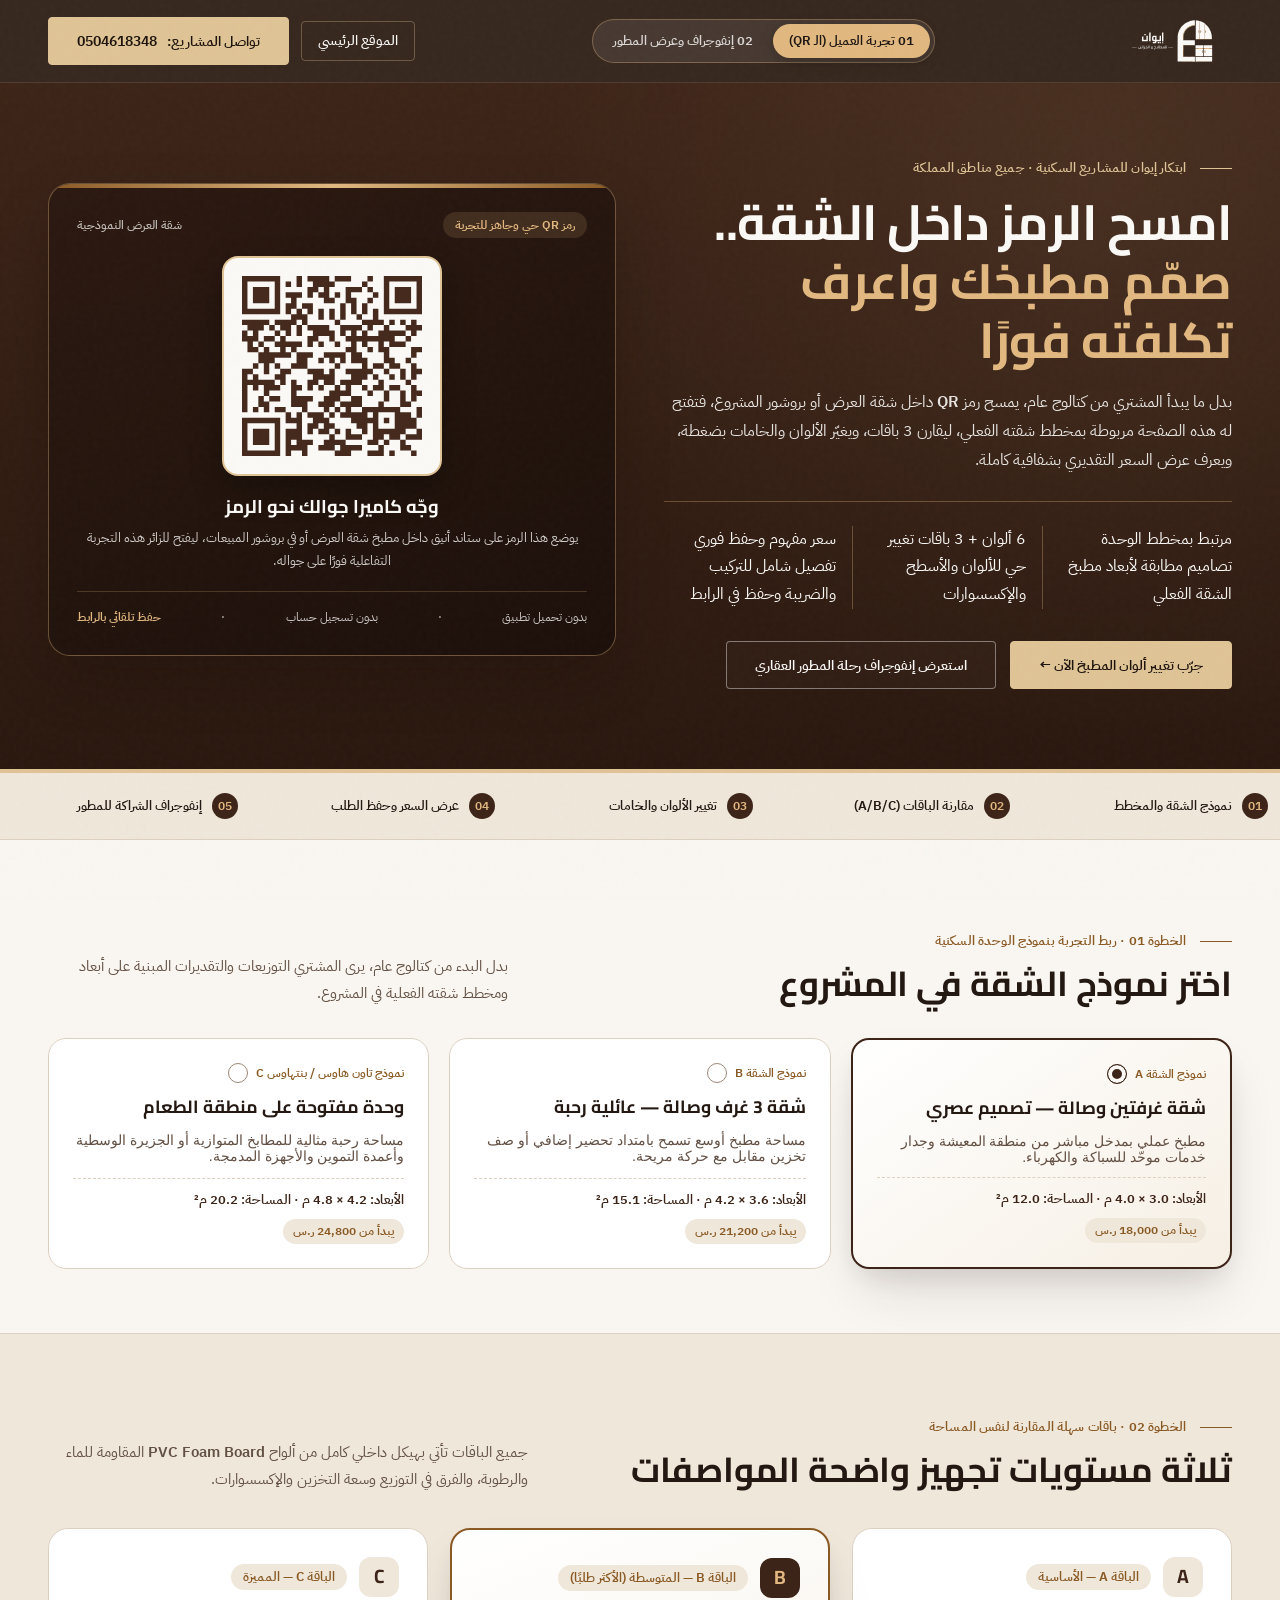
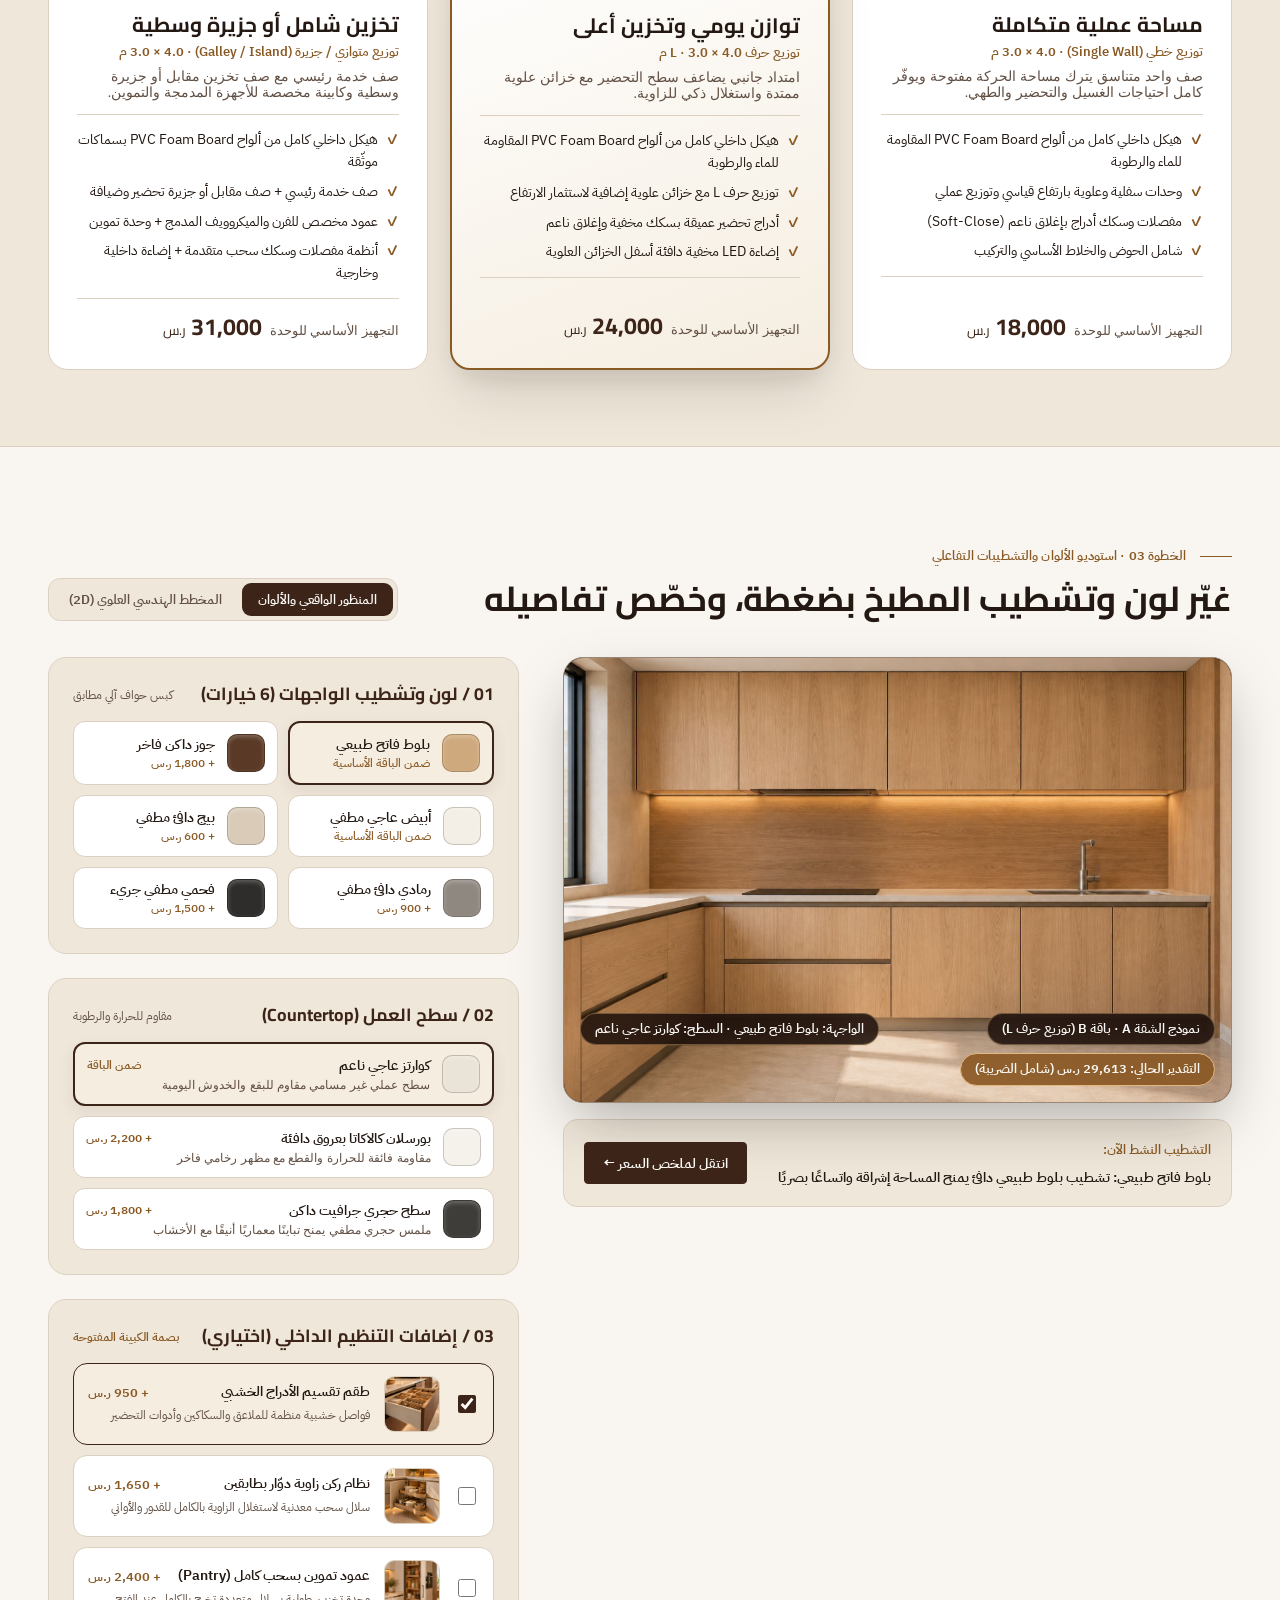
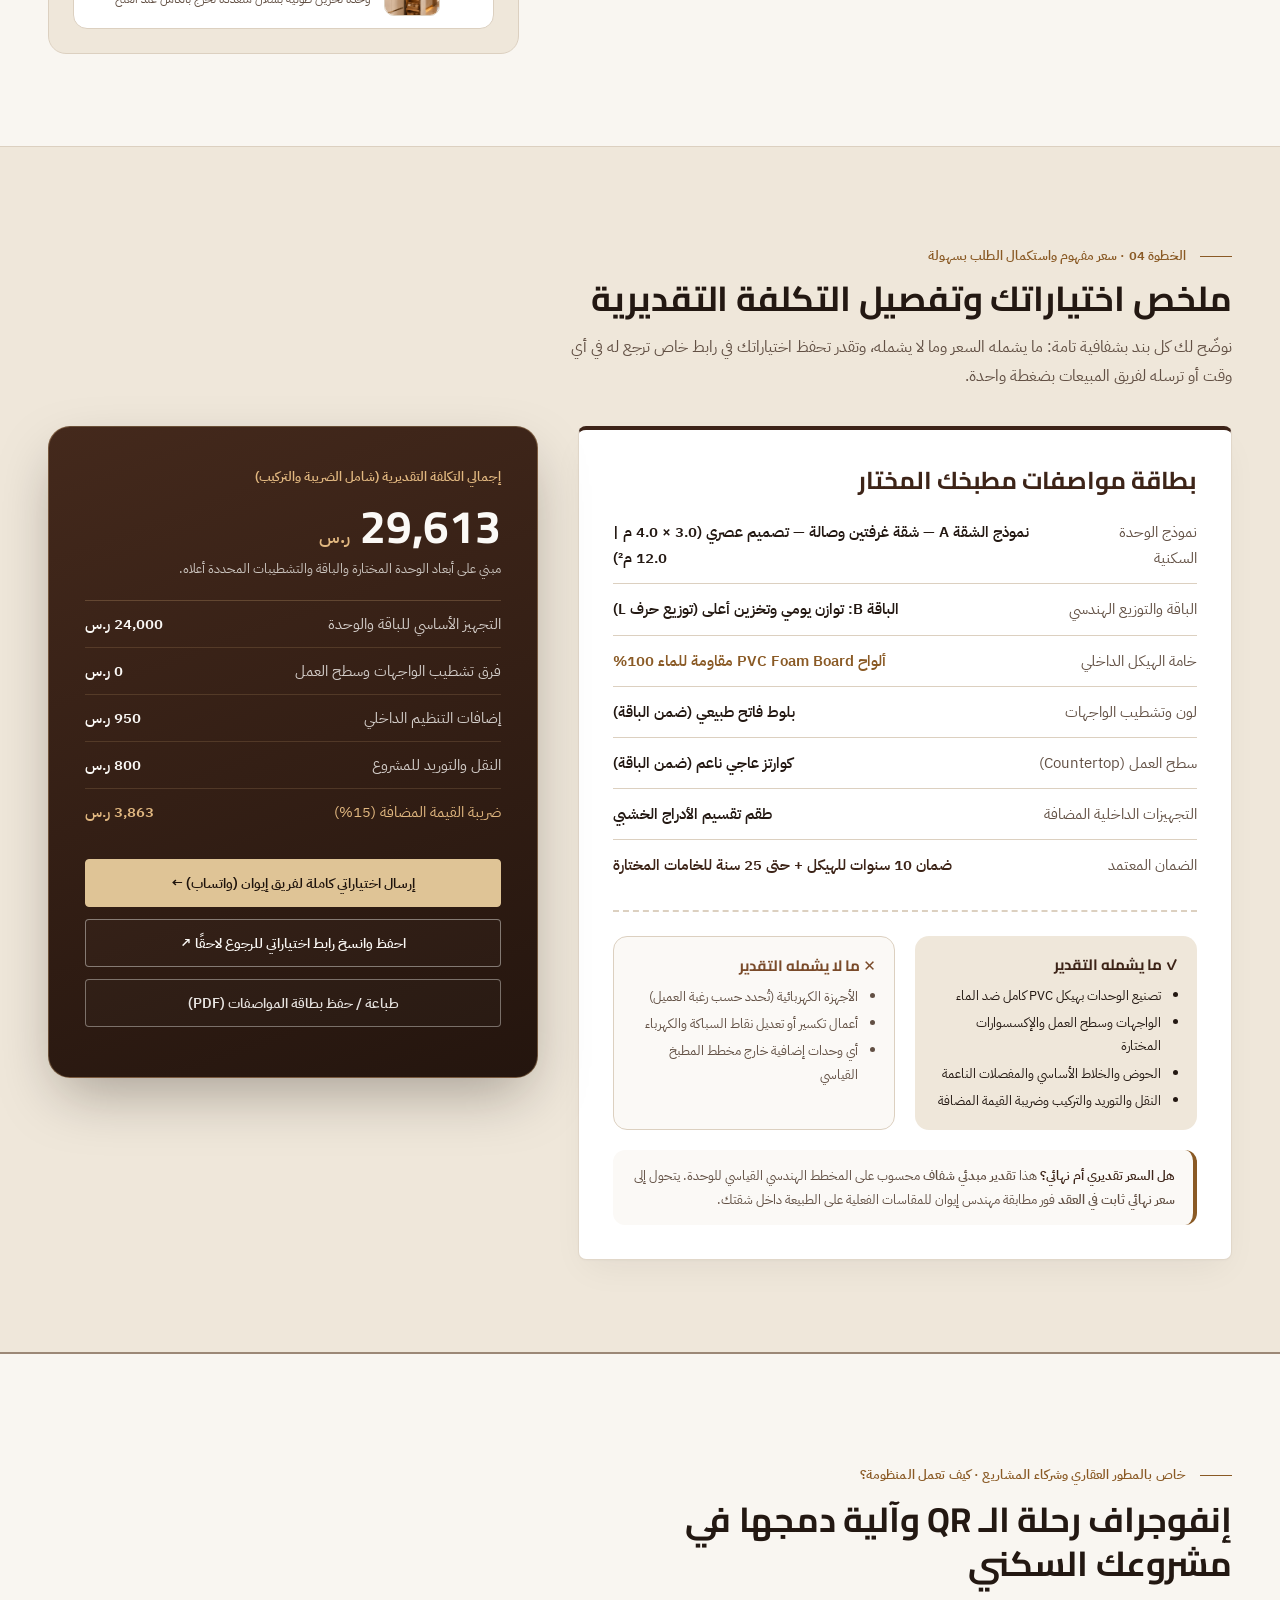
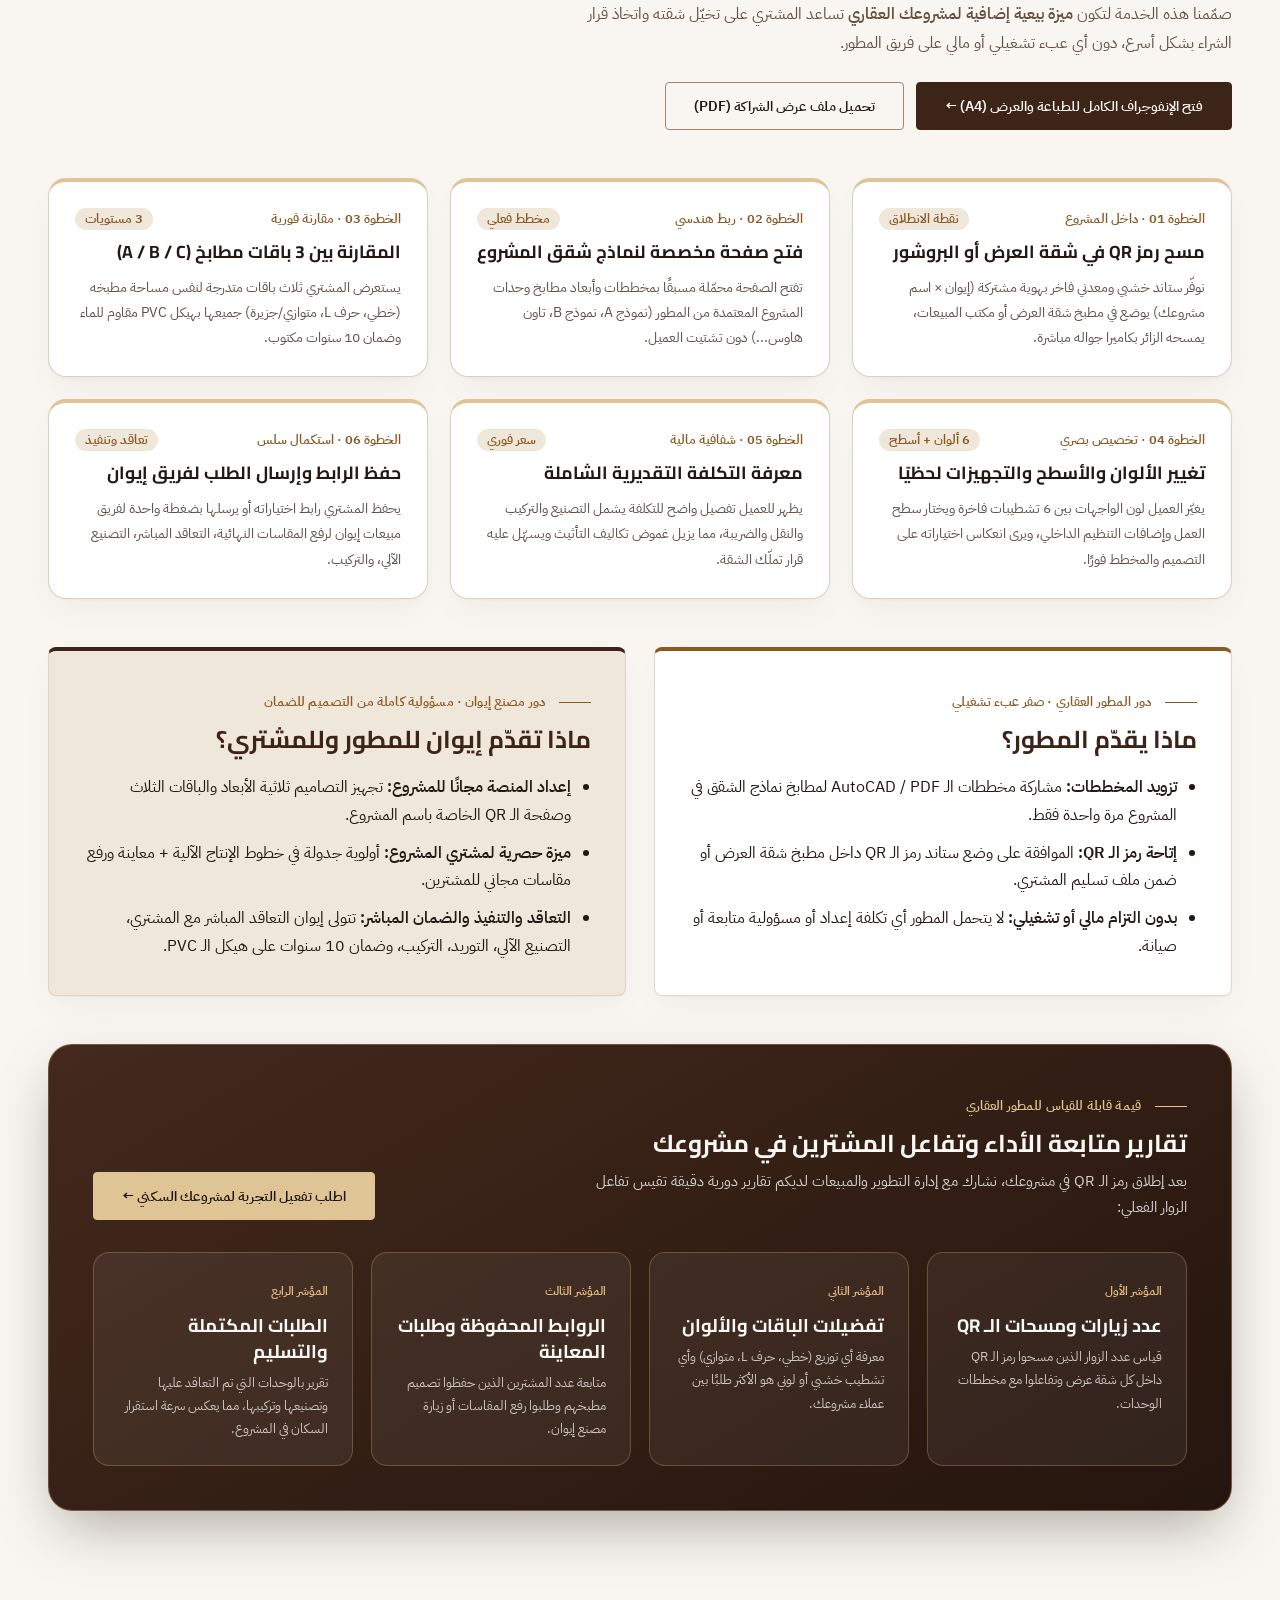
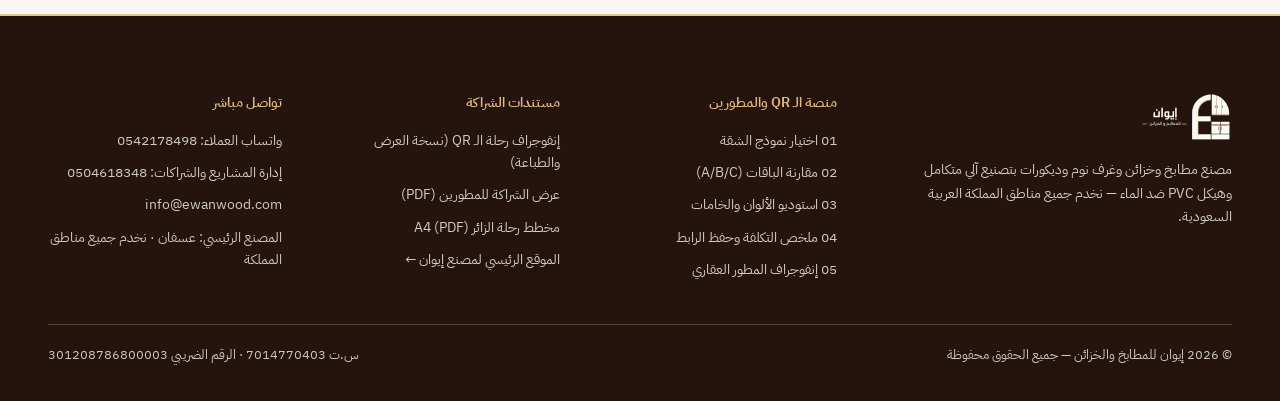
<file: index.html>
<!DOCTYPE html>
<html lang="ar" dir="rtl">
<head>
  <meta charset="utf-8">
  <meta name="viewport" content="width=device-width, initial-scale=1.0">
  <title>تجربة اختيار المطبخ عبر QR — إيوان للمطابخ والخزائن | منصة شركاء التطوير العقاري</title>
  <meta name="description" content="منصة إيوان التفاعلية لشركاء التطوير العقاري: امسح رمز QR داخل الوحدة السكنية لاستعراض باقات المطبخ على مقاس الشقة، وتغيير الألوان والخامات بضغطة، ومعرفة عرض السعر الفوري.">
  <meta name="robots" content="index, follow, max-image-preview:large, max-snippet:-1, max-video-preview:-1">
  <meta name="author" content="إيوان للمطابخ والخزائن">
  <meta name="theme-color" content="#44291c">

  <!-- Canonical & Hreflang -->
  <link rel="canonical" href="https://esaedabozaied-design.github.io/ewan-partner-demo/">
  <link rel="alternate" hreflang="ar-SA" href="https://esaedabozaied-design.github.io/ewan-partner-demo/">
  <link rel="alternate" hreflang="ar" href="https://esaedabozaied-design.github.io/ewan-partner-demo/">
  <link rel="alternate" hreflang="x-default" href="https://esaedabozaied-design.github.io/ewan-partner-demo/">

  <!-- Open Graph / Social Sharing -->
  <meta property="og:type" content="website">
  <meta property="og:locale" content="ar_SA">
  <meta property="og:site_name" content="إيوان للمطابخ والخزائن — شركاء التطوير العقاري">
  <meta property="og:title" content="تجربة اختيار المطبخ عبر QR — إيوان للمطابخ والخزائن | منصة المطورين العقاريين">
  <meta property="og:description" content="امسح رمز QR داخل الشقة، قارن 3 باقات مطابخ بهيكل PVC، غيّر الألوان والأسطح بضغطة، واعرف التكلفة التقديرية الفورية.">
  <meta property="og:url" content="https://esaedabozaied-design.github.io/ewan-partner-demo/">
  <meta property="og:image" content="https://esaedabozaied-design.github.io/ewan-partner-demo/assets/og-image.jpg">
  <meta property="og:image:secure_url" content="https://esaedabozaied-design.github.io/ewan-partner-demo/assets/og-image.jpg">
  <meta property="og:image:type" content="image/jpeg">
  <meta property="og:image:width" content="1536">
  <meta property="og:image:height" content="1024">
  <meta property="og:image:alt" content="منصة إيوان التفاعلية لاختيار وتخصيص مطبخ الوحدة السكنية عبر رمز QR">

  <!-- Twitter Card -->
  <meta name="twitter:card" content="summary_large_image">
  <meta name="twitter:title" content="تجربة اختيار المطبخ عبر QR — إيوان للمطابخ والخزائن">
  <meta name="twitter:description" content="منصة تفاعلية للمطورين العقاريين ومشتري الوحدات السكنية: باقات مطابخ مرتبطة بمخطط الشقة مع تغيير الألوان وحساب التكلفة فورًا.">
  <meta name="twitter:image" content="https://esaedabozaied-design.github.io/ewan-partner-demo/assets/og-image.jpg">
  <meta name="twitter:image:alt" content="تجربة اختيار المطبخ عبر QR من إيوان">

  <!-- Core Web Vitals: Preload Critical Local Fonts & First Studio Image -->
  <link rel="preload" href="assets/font-2.ttf" as="font" type="font/ttf" crossorigin>
  <link rel="preload" href="assets/font-5.ttf" as="font" type="font/ttf" crossorigin>
  <link rel="preload" href="assets/web/ai-c1-oak.jpg" as="image">

  <link rel="icon" type="image/svg+xml" href="assets/ewan-mark.svg">
  <link rel="stylesheet" href="assets/fonts.css">
  <link rel="stylesheet" href="assets/styles.css?v=3">

  <!-- Schema.org Structured Data (JSON-LD) -->
  <script type="application/ld+json">
  {
    "@context": "https://schema.org",
    "@graph": [
      {
        "@type": "WebPage",
        "@id": "https://esaedabozaied-design.github.io/ewan-partner-demo/#webpage",
        "url": "https://esaedabozaied-design.github.io/ewan-partner-demo/",
        "name": "تجربة اختيار المطبخ عبر QR — إيوان للمطابخ والخزائن",
        "description": "منصة تفاعلية لشركاء التطوير العقاري ومشتري الوحدات السكنية لاختيار وتخصيص المطبخ ومعرفة السعر عبر مسح رمز QR داخل الشقة.",
        "inLanguage": "ar-SA"
      },
      {
        "@type": "Service",
        "name": "منصة تخصيص مطابخ الوحدات السكنية عبر QR للمطورين العقاريين",
        "provider": {
          "@type": "HomeAndConstructionBusiness",
          "name": "إيوان للمطابخ والخزائن",
          "telephone": "+966504618348",
          "url": "https://esaedabozaied-design.github.io/ewan-website/"
        },
        "areaServed": {
          "@type": "Country",
          "name": "المملكة العربية السعودية"
        }
      }
    ]
  }
  </script>
</head>
<body>
  <div class="scroll-progress" aria-hidden="true"></div>
  <a class="skip-link" href="#main">انتقل إلى المحتوى الرئيسي</a>

  <!-- ================= الهيدر اللزج ================= -->
  <header class="site-header dark">
    <div class="wrap header-inner">
      <div style="display:flex;align-items:center;gap:18px">
        <a href="https://esaedabozaied-design.github.io/ewan-website/" class="brand-logo" aria-label="إيوان للمطابخ والخزائن — الموقع الرئيسي">
          <img src="assets/ewan-logo-horizontal-reverse.svg" alt="إيوان للمطابخ والخزائن" width="150" height="47" decoding="async">
        </a>
        <div style="border-inline-start:1px solid rgba(226,184,128,0.28);padding-inline-start:16px;display:none" class="desktop-only-badge">
          <span style="display:block;font-size:0.72rem;color:rgba(251,249,246,0.7)">حلول المطورين العقاريين</span>
          <strong style="font-size:0.86rem;color:#e2b880">تجربة اختيار المطبخ عبر QR</strong>
        </div>
      </div>

      <!-- مبدل سريع بين تجربة العميل وإنفوجراف المطور -->
      <div class="mode-switcher" role="group" aria-label="وضع العرض">
        <button type="button" class="mode-btn is-active" data-mode-target="#apartment">01 تجربة العميل (الـ QR)</button>
        <button type="button" class="mode-btn" data-mode-target="#developer-infographic">02 إنفوجراف وعرض المطور</button>
      </div>

      <div class="header-actions">
        <a class="wa-header-link" href="https://esaedabozaied-design.github.io/ewan-website/">الموقع الرئيسي</a>
        <a class="btn btn-gold" href="https://wa.me/966504618348" target="_blank" rel="noopener">تواصل المشاريع: <span dir="ltr">0504618348</span></a>
      </div>
    </div>
  </header>

  <main id="main">
    <!-- ================= 1. الهيرو المعماري + بطاقة الـ QR التفاعلية الحية ================= -->
    <section class="dark" style="position:relative;overflow:hidden;background:linear-gradient(150deg, #3b2317 0%, #24150e 100%);color:#fbf9f6;padding:68px 0 80px;border-bottom:4px solid var(--gold)">
      <div class="wrap">
        <!-- إشعار استعادة الاختيارات من الرابط إن وجد -->
        <div data-role="restored-banner" style="display:none;margin-bottom:24px;padding:14px 20px;border-radius:12px;background:rgba(226,184,128,0.16);border:1px solid var(--gold-bright);color:#fbf9f6;font-weight:600">
          ✓ تم استعادة اختيارات المطبخ المحفوظة من الرابط بنجاح — يمكنك تعديلها أو استكمال طلبك مباشرة.
        </div>

        <div class="split" style="gap:48px;align-items:center">
          <div class="reveal in-view">
            <p class="eyebrow">ابتكار إيوان للمشاريع السكنية · جميع مناطق المملكة</p>
            <h1 class="t-xl" style="margin-top:14px;color:#fbf9f6">
              امسح الرمز داخل الشقة..<br>
              <span style="color:#e2b880">صمّم مطبخك واعرف تكلفته فورًا</span>
            </h1>
            <p class="t-body-lg" style="margin-top:18px;max-width:600px;color:rgba(251,249,246,0.9)">
              بدل ما يبدأ المشتري من كتالوج عام، يمسح رمز <strong>QR</strong> داخل شقة العرض أو بروشور المشروع، فتفتح له هذه الصفحة مربوطة بمخطط شقته الفعلي، ليقارن 3 باقات، ويغيّر الألوان والخامات بضغطة، ويعرف عرض السعر التقديري بشفافية كاملة.
            </p>

            <div class="hero-pillars" style="margin-top:26px">
              <div class="hero-pillar">
                <span class="hero-pillar-kicker">مرتبط بمخطط الوحدة</span>
                <span class="hero-pillar-title">تصاميم مطابقة لأبعاد مطبخ الشقة الفعلي</span>
              </div>
              <div class="hero-pillar">
                <span class="hero-pillar-kicker">6 ألوان + 3 باقات</span>
                <span class="hero-pillar-title">تغيير حي للألوان والأسطح والإكسسوارات</span>
              </div>
              <div class="hero-pillar">
                <span class="hero-pillar-kicker">سعر مفهوم وحفظ فوري</span>
                <span class="hero-pillar-title">تفصيل شامل للتركيب والضريبة وحفظ في الرابط</span>
              </div>
            </div>

            <div class="hero-cta-group" style="margin-top:32px;display:flex;flex-wrap:wrap;gap:14px">
              <a href="#customize" class="btn btn-gold">جرّب تغيير ألوان المطبخ الآن ←</a>
              <a href="#developer-infographic" class="btn btn-line">استعرض إنفوجراف رحلة المطور العقاري</a>
            </div>
          </div>

          <!-- بطاقة الـ QR القابلة للمسح الفعلي بالجوال -->
          <div class="qr-showcase-card reveal reveal-delay-1 in-view">
            <div style="display:flex;align-items:center;justify-content:space-between;gap:12px">
              <span style="font:700 0.78rem/1.3 var(--font-sans);color:#e2b880;background:rgba(226,184,128,0.14);padding:5px 12px;border-radius:99px">رمز QR حي وجاهز للتجربة</span>
              <span style="font:500 0.78rem/1.3 var(--font-sans);color:rgba(251,249,246,0.75)">شقة العرض النموذجية</span>
            </div>

            <div class="qr-frame-box">
              <img src="assets/qr-partner-demo.svg" alt="رمز الاستجابة السريعة QR لتجربة تخصيص مطبخ الوحدة السكنية من إيوان" width="200" height="200" decoding="async">
            </div>

            <div style="text-align:center">
              <h2 style="font:700 1.15rem/1.4 var(--font-display);color:#fbf9f6">وجّه كاميرا جوالك نحو الرمز</h2>
              <p style="margin-top:6px;font-size:0.84rem;color:rgba(251,249,246,0.8)">
                يوضع هذا الرمز على ستاند أنيق داخل مطبخ شقة العرض أو في بروشور المبيعات، ليفتح للزائر هذه التجربة التفاعلية فورًا على جواله.
              </p>
            </div>

            <div style="padding-top:14px;border-top:1px solid rgba(226,184,128,0.22);display:flex;align-items:center;justify-content:space-between;font-size:0.78rem;color:rgba(251,249,246,0.78)">
              <span>بدون تحميل تطبيق</span>
              <span>·</span>
              <span>بدون تسجيل حساب</span>
              <span>·</span>
              <span style="color:#e2b880;font-weight:600">حفظ تلقائي بالرابط</span>
            </div>
          </div>
        </div>
      </div>
    </section>

    <!-- ================= شريط خطوات التخصيص السريع ================= -->
    <nav class="qr-steps-ribbon" aria-label="مراحل التجربة التفاعلية">
      <div class="wrap qr-steps-inner">
        <a href="#apartment" class="qr-step-link"><span class="qr-step-num">01</span><span>نموذج الشقة والمخطط</span></a>
        <a href="#packages" class="qr-step-link"><span class="qr-step-num">02</span><span>مقارنة الباقات (A/B/C)</span></a>
        <a href="#customize" class="qr-step-link"><span class="qr-step-num">03</span><span>تغيير الألوان والخامات</span></a>
        <a href="#summary" class="qr-step-link"><span class="qr-step-num">04</span><span>عرض السعر وحفظ الطلب</span></a>
        <a href="#developer-infographic" class="qr-step-link"><span class="qr-step-num">05</span><span>إنفوجراف الشراكة للمطور</span></a>
      </div>
    </nav>

    <!-- ================= 2. الخطوة 01: ربط التجربة بنموذج الشقة ================= -->
    <section id="apartment" style="padding:84px 0 64px;background:var(--surface)">
      <div class="wrap">
        <div class="reveal" style="display:flex;flex-wrap:wrap;align-items:flex-end;justify-content:space-between;gap:20px;margin-bottom:32px">
          <div>
            <p class="eyebrow">الخطوة 01 · ربط التجربة بنموذج الوحدة السكنية</p>
            <h2 class="t-lg" style="margin-top:10px">اختر نموذج الشقة في المشروع</h2>
          </div>
          <p style="max-width:460px;color:var(--ink-muted);font-size:0.95rem">
            بدل البدء من كتالوج عام، يرى المشتري التوزيعات والتقديرات المبنية على أبعاد ومخطط شقته الفعلية في المشروع.
          </p>
        </div>

        <div class="unit-grid reveal" data-role="units-grid" role="group" aria-label="نماذج الوحدات السكنية"></div>
      </div>
    </section>

    <!-- ================= 3. الخطوة 02: باقات سهلة المقارنة (A / B / C) ================= -->
    <section id="packages" style="padding:76px 0;background:var(--surface-sand);border-block:1px solid var(--border)">
      <div class="wrap">
        <div class="reveal" style="display:flex;flex-wrap:wrap;align-items:flex-end;justify-content:space-between;gap:20px;margin-bottom:36px">
          <div>
            <p class="eyebrow">الخطوة 02 · باقات سهلة المقارنة لنفس المساحة</p>
            <h2 class="t-lg" style="margin-top:10px">ثلاثة مستويات تجهيز واضحة المواصفات</h2>
          </div>
          <p style="max-width:480px;color:var(--ink-muted);font-size:0.95rem">
            جميع الباقات تأتي بهيكل داخلي كامل من ألواح <strong>PVC Foam Board</strong> المقاومة للماء والرطوبة، والفرق في التوزيع وسعة التخزين والإكسسوارات.
          </p>
        </div>

        <div class="pkg-grid reveal" data-role="packages-grid" role="group" aria-label="باقات المطبخ الثلاث"></div>
      </div>
    </section>

    <!-- ================= 4. الخطوة 03: استوديو تغيير الألوان والخامات (نفس الموقع الرئيسي) ================= -->
    <section id="customize" style="padding:92px 0;background:var(--surface)">
      <div class="wrap">
        <div class="reveal" style="display:flex;flex-wrap:wrap;align-items:flex-end;justify-content:space-between;gap:20px;margin-bottom:36px">
          <div>
            <p class="eyebrow">الخطوة 03 · استوديو الألوان والتشطيبات التفاعلي</p>
            <h2 class="t-lg" style="margin-top:10px">غيّر لون وتشطيب المطبخ بضغطة، وخصّص تفاصيله</h2>
          </div>
          <!-- التبديل بين الصورة الواقعية والمخطط الهندسي -->
          <div class="stage-view-tabs" role="tablist" aria-label="طريقة عرض المطبخ">
            <button type="button" class="stage-tab-btn is-active" data-stage-view="3d">المنظور الواقعي والألوان</button>
            <button type="button" class="stage-tab-btn" data-stage-view="2d">المخطط الهندسي العلوي (2D)</button>
          </div>
        </div>

        <div class="config-studio-grid">
          <!-- العمود الأيمن: منصة العرض البصري الثابتة أثناء التمرير -->
          <div class="stage-sticky-col reveal">
            <!-- 1. المنظور الفوتوغرافي للألوان الستة -->
            <div class="studio-main-frame" data-role="studio-photo-stage" role="img" aria-label="معاينة حية للون وتشطيب المطبخ المختار">
              <div class="studio-overlay-badges">
                <span class="studio-pill" data-role="stage-badge-unit">نموذج الشقة A · باقة B</span>
                <span class="studio-pill" data-role="stage-badge-finish">الواجهة: بلوط فاتح طبيعي</span>
                <span class="studio-pill studio-pill-price" style="background:rgba(138,90,37,0.92);border-color:#e2b880" data-role="stage-badge-price">التقدير الحالي</span>
              </div>
            </div>

            <!-- 2. المخطط الهندسي العلوي (2D Floorplan) -->
            <div class="floorplan-stage" data-role="studio-plan-stage">
              <div data-role="floorplan-svg-box" style="width:100%;display:flex;justify-content:center"></div>
              <p class="floorplan-caption" style="margin-top:12px;font-size:0.84rem;color:var(--ink-muted);text-align:center;max-width:520px">
                يوضح المخطط العلوي توزيع الوحدات ومثلث الحركة (الحوض، التحضير، الطهي) وعرض الممر الصافي وفق أبعاد شقتك المختارة.
              </p>
            </div>

            <!-- شريط معلومات سريع أسفل المنصة -->
            <div class="studio-info-strip">
              <div>
                <span style="font:700 0.8rem/1.3 var(--font-sans);color:var(--bronze)">التشطيب النشط الآن:</span>
                <p data-role="active-finish-desc" style="margin-top:2px;font-size:0.88rem;color:var(--ink);font-weight:600"></p>
              </div>
              <a href="#summary" class="btn btn-walnut studio-info-btn" style="min-height:42px;padding:0 18px">انتقل لملخص السعر ←</a>
            </div>
          </div>

          <!-- العمود الأيسر: أدوات التحكم بالألوان والأسطح والإكسسوارات -->
          <aside class="reveal reveal-delay-1 studio-controls-col" aria-label="خيارات التخصيص">
            <!-- أولًا: ألوان وتشطيبات الواجهات الستة -->
            <div class="control-box">
              <div class="control-box-head">
                <h3 class="t-heading" style="color:var(--walnut)">01 / لون وتشطيب الواجهات (6 خيارات)</h3>
                <span style="font-size:0.78rem;color:var(--ink-muted)">كبس حواف آلي مطابق</span>
              </div>
              <div class="finish-swatches-grid" data-role="finishes-grid" role="group" aria-label="ألوان الواجهات"></div>
            </div>

            <!-- ثانيًا: سطح العمل (Countertop) -->
            <div class="control-box">
              <div class="control-box-head">
                <h3 class="t-heading" style="color:var(--walnut)">02 / سطح العمل (Countertop)</h3>
                <span style="font-size:0.78rem;color:var(--ink-muted)">مقاوم للحرارة والرطوبة</span>
              </div>
              <div class="finish-swatches-grid" data-role="tops-grid" role="group" aria-label="خيارات سطح العمل"></div>
            </div>

            <!-- ثالثًا: التجهيزات الداخلية (الكبينة المفتوحة) -->
            <div class="control-box">
              <div class="control-box-head">
                <h3 class="t-heading" style="color:var(--walnut)">03 / إضافات التنظيم الداخلي (اختياري)</h3>
                <span style="font-size:0.78rem;color:var(--bronze);font-weight:600">بصمة الكبينة المفتوحة</span>
              </div>
              <div style="display:grid;gap:10px" data-role="addons-list" role="group" aria-label="إضافات التنظيم الداخلي"></div>
            </div>
          </aside>
        </div>
      </div>
    </section>

    <!-- ================= 5. الخطوة 04: سعر مفهوم وشفاف + استكمال الطلب بسهولة ================= -->
    <section id="summary" style="padding:92px 0;background:var(--surface-sand);border-top:1px solid var(--border)">
      <div class="wrap">
        <div class="reveal" style="max-width:680px;margin-bottom:36px">
          <p class="eyebrow">الخطوة 04 · سعر مفهوم واستكمال الطلب بسهولة</p>
          <h2 class="t-lg" style="margin-top:10px">ملخص اختياراتك وتفصيل التكلفة التقديرية</h2>
          <p class="t-body-lg" style="margin-top:12px;color:var(--ink-muted)">
            نوضّح لك كل بند بشفافية تامة: ما يشمله السعر وما لا يشمله، وتقدر تحفظ اختياراتك في رابط خاص ترجع له في أي وقت أو ترسله لفريق المبيعات بضغطة واحدة.
          </p>
        </div>

        <div class="quote-ledger-grid">
          <!-- تفاصيل المواصفات المختارة + ما يشمله السعر -->
          <div class="card spec-card reveal" style="border-top:4px solid var(--walnut)">
            <h3 class="t-md" style="color:var(--walnut)">بطاقة مواصفات مطبخك المختار</h3>
            <dl style="margin:22px 0 0;display:grid;gap:12px;font-size:0.94rem">
              <div class="spec-dl-row">
                <dt style="color:var(--ink-muted)">نموذج الوحدة السكنية</dt>
                <dd data-role="sum-unit"></dd>
              </div>
              <div class="spec-dl-row">
                <dt style="color:var(--ink-muted)">الباقة والتوزيع الهندسي</dt>
                <dd data-role="sum-pkg"></dd>
              </div>
              <div class="spec-dl-row">
                <dt style="color:var(--ink-muted)">خامة الهيكل الداخلي</dt>
                <dd style="color:var(--bronze)">ألواح PVC Foam Board مقاومة للماء 100%</dd>
              </div>
              <div class="spec-dl-row">
                <dt style="color:var(--ink-muted)">لون وتشطيب الواجهات</dt>
                <dd data-role="sum-finish"></dd>
              </div>
              <div class="spec-dl-row">
                <dt style="color:var(--ink-muted)">سطح العمل (Countertop)</dt>
                <dd data-role="sum-top"></dd>
              </div>
              <div class="spec-dl-row">
                <dt style="color:var(--ink-muted)">التجهيزات الداخلية المضافة</dt>
                <dd data-role="sum-addons"></dd>
              </div>
              <div class="spec-dl-row" style="border-bottom:0;padding-bottom:4px">
                <dt style="color:var(--ink-muted)">الضمان المعتمد</dt>
                <dd style="color:var(--walnut)" data-role="sum-warranty"></dd>
              </div>
            </dl>

            <!-- توضيح النطاق: ما يشمله وما لا يشمله السعر -->
            <div class="g2" style="margin-top:28px;padding-top:24px;border-top:2px dashed var(--border);gap:20px">
              <div style="background:var(--surface-sand);padding:18px;border-radius:14px">
                <h4 style="font:700 0.94rem/1.4 var(--font-display);color:var(--walnut)">✓ ما يشمله التقدير</h4>
                <ul style="margin:8px 0 0;padding-inline-start:18px;font-size:0.84rem;color:var(--ink);display:grid;gap:4px">
                  <li>تصنيع الوحدات بهيكل PVC كامل ضد الماء</li>
                  <li>الواجهات وسطح العمل والإكسسوارات المختارة</li>
                  <li>الحوض والخلاط الأساسي والمفصلات الناعمة</li>
                  <li>النقل والتوريد والتركيب وضريبة القيمة المضافة</li>
                </ul>
              </div>
              <div style="background:#fbf9f6;padding:18px;border-radius:14px;border:1px solid var(--border)">
                <h4 style="font:700 0.94rem/1.4 var(--font-display);color:#7a4b2a">✕ ما لا يشمله التقدير</h4>
                <ul style="margin:8px 0 0;padding-inline-start:18px;font-size:0.84rem;color:var(--ink-muted);display:grid;gap:4px">
                  <li>الأجهزة الكهربائية (تُحدد حسب رغبة العميل)</li>
                  <li>أعمال تكسير أو تعديل نقاط السباكة والكهرباء</li>
                  <li>أي وحدات إضافية خارج مخطط المطبخ القياسي</li>
                </ul>
              </div>
            </div>

            <div style="margin-top:20px;padding:14px 18px;border-radius:12px;background:#fbf9f6;border-inline-start:4px solid var(--bronze);font-size:0.84rem;color:var(--ink-muted)">
              <strong style="color:var(--walnut)">هل السعر تقديري أم نهائي؟</strong>
              هذا <strong>تقدير مبدئي شفاف</strong> محسوب على المخطط الهندسي القياسي للوحدة. يتحول إلى <strong>سعر نهائي ثابت في العقد</strong> فور مطابقة مهندس إيوان للمقاسات الفعلية على الطبيعة داخل شقتك.
            </div>
          </div>

          <!-- لوحة الأرقام والأزرار التفاعلية -->
          <div class="quote-card-dark reveal reveal-delay-1">
            <span style="font:600 0.82rem/1.3 var(--font-sans);color:#e2b880">إجمالي التكلفة التقديرية (شامل الضريبة والتركيب)</span>
            <div style="margin-top:10px;display:flex;align-items:baseline;gap:10px" aria-live="polite" aria-atomic="true">
              <strong style="font:700 clamp(2.4rem, 3.6vw, 3.2rem)/1.1 var(--font-display);color:#fbf9f6" data-role="quote-total">29,440</strong>
              <span style="font:600 1.1rem/1 var(--font-sans);color:#e2b880">ر.س</span>
            </div>
            <p style="margin-top:6px;font-size:0.8rem;color:rgba(251,249,246,0.75)">
              مبني على أبعاد الوحدة المختارة والباقة والتشطيبات المحددة أعلاه.
            </p>

            <div class="ledger-rows">
              <div class="ledger-row">
                <span style="color:rgba(251,249,246,0.8)">التجهيز الأساسي للباقة والوحدة</span>
                <strong data-role="quote-base">24,000 ر.س</strong>
              </div>
              <div class="ledger-row">
                <span style="color:rgba(251,249,246,0.8)">فرق تشطيب الواجهات وسطح العمل</span>
                <strong data-role="quote-finish-top">0 ر.س</strong>
              </div>
              <div class="ledger-row">
                <span style="color:rgba(251,249,246,0.8)">إضافات التنظيم الداخلي</span>
                <strong data-role="quote-addons">950 ر.س</strong>
              </div>
              <div class="ledger-row">
                <span style="color:rgba(251,249,246,0.8)">النقل والتوريد للمشروع</span>
                <strong data-role="quote-transport">800 ر.س</strong>
              </div>
              <div class="ledger-row" style="border-bottom:0">
                <span style="color:#e2b880">ضريبة القيمة المضافة (15%)</span>
                <strong style="color:#e2b880" data-role="quote-vat">3,863 ر.س</strong>
              </div>
            </div>

            <div class="no-print" style="margin-top:24px;display:grid;gap:12px">
              <button type="button" class="btn btn-gold" data-role="send-wa-quote" style="width:100%">
                إرسال اختياراتي كاملة لفريق إيوان (واتساب) ←
              </button>
              <button type="button" class="btn btn-line" data-role="save-config-btn" style="width:100%">
                احفظ وانسخ رابط اختياراتي للرجوع لاحقًا ↗
              </button>
              <button type="button" class="btn btn-line" data-role="print-quote-btn" style="width:100%;opacity:0.9">
                طباعة / حفظ بطاقة المواصفات (PDF)
              </button>
            </div>

            <p data-role="saved-link-msg" aria-live="polite" style="margin-top:14px;font-size:0.84rem;color:#e2b880;font-weight:600"></p>

            <div data-role="saved-link-box" style="display:none;margin-top:10px;padding:12px;background:rgba(251,249,246,0.08);border-radius:10px;border:1px solid rgba(226,184,128,0.3)">
              <label for="saved-url-field" style="display:block;font-size:0.76rem;color:rgba(251,249,246,0.8);margin-bottom:6px">رابط اختياراتك المحفوظة:</label>
              <input id="saved-url-field" data-role="saved-link-input" type="text" readonly dir="ltr" onclick="this.select()" style="width:100%;padding:8px 10px;border-radius:6px;border:1px solid var(--gold);background:#fbf9f6;color:#24150e;font-size:0.8rem">
            </div>
          </div>
        </div>
      </div>
    </section>

    <!-- ================= 6. قسم المطور العقاري: الإنفوجراف وآلية الدمج ولوحة القياس ================= -->
    <section id="developer-infographic" style="padding:104px 0;background:var(--surface);border-top:2px solid var(--border-strong)">
      <div class="wrap">
        <div class="reveal" style="display:flex;flex-wrap:wrap;align-items:flex-end;justify-content:space-between;gap:24px;margin-bottom:48px">
          <div style="max-width:680px">
            <p class="eyebrow">خاص بالمطور العقاري وشركاء المشاريع · كيف تعمل المنظومة؟</p>
            <h2 class="t-lg" style="margin-top:12px">إنفوجراف رحلة الـ QR وآلية دمجها في مشروعك السكني</h2>
            <p class="t-body-lg" style="margin-top:14px;color:var(--ink-muted)">
              صمّمنا هذه الخدمة لتكون <strong>ميزة بيعية إضافية لمشروعك العقاري</strong> تساعد المشتري على تخيّل شقته واتخاذ قرار الشراء بشكل أسرع، دون أي عبء تشغيلي أو مالي على فريق المطور.
            </p>
          </div>
          <div class="no-print" style="display:flex;flex-wrap:wrap;gap:12px">
            <a href="infographic.html" class="btn btn-walnut">فتح الإنفوجراف الكامل للطباعة والعرض (A4) ←</a>
            <a href="docs/ewan-partnership.pdf" target="_blank" rel="noopener" class="btn btn-ghost">تحميل ملف عرض الشراكة (PDF)</a>
          </div>
        </div>

        <!-- الإنفوجراف التفاعلي من 6 خطوات -->
        <div class="infographic-grid reveal">
          <article class="info-step-card">
            <div class="info-step-badge">
              <span>الخطوة 01 · داخل المشروع</span>
              <span style="background:var(--surface-sand);padding:3px 10px;border-radius:99px">نقطة الانطلاق</span>
            </div>
            <h3 class="t-heading">مسح رمز QR في شقة العرض أو البروشور</h3>
            <p style="font-size:0.9rem;color:var(--ink-muted)">
              نوفّر ستاند خشبي ومعدني فاخر بهوية مشتركة (إيوان × اسم مشروعك) يوضع في مطبخ شقة العرض أو مكتب المبيعات، يمسحه الزائر بكاميرا جواله مباشرة.
            </p>
          </article>

          <article class="info-step-card">
            <div class="info-step-badge">
              <span>الخطوة 02 · ربط هندسي</span>
              <span style="background:var(--surface-sand);padding:3px 10px;border-radius:99px">مخطط فعلي</span>
            </div>
            <h3 class="t-heading">فتح صفحة مخصصة لنماذج شقق المشروع</h3>
            <p style="font-size:0.9rem;color:var(--ink-muted)">
              تفتح الصفحة محمّلة مسبقًا بمخططات وأبعاد مطابخ وحدات المشروع المعتمدة من المطور (نموذج A، نموذج B، تاون هاوس...) دون تشتيت العميل.
            </p>
          </article>

          <article class="info-step-card">
            <div class="info-step-badge">
              <span>الخطوة 03 · مقارنة فورية</span>
              <span style="background:var(--surface-sand);padding:3px 10px;border-radius:99px">3 مستويات</span>
            </div>
            <h3 class="t-heading">المقارنة بين 3 باقات مطابخ (A / B / C)</h3>
            <p style="font-size:0.9rem;color:var(--ink-muted)">
              يستعرض المشتري ثلاث باقات متدرجة لنفس مساحة مطبخه (خطي، حرف L، متوازي/جزيرة) جميعها بهيكل PVC مقاوم للماء وضمان 10 سنوات مكتوب.
            </p>
          </article>

          <article class="info-step-card">
            <div class="info-step-badge">
              <span>الخطوة 04 · تخصيص بصري</span>
              <span style="background:var(--surface-sand);padding:3px 10px;border-radius:99px">6 ألوان + أسطح</span>
            </div>
            <h3 class="t-heading">تغيير الألوان والأسطح والتجهيزات لحظيًا</h3>
            <p style="font-size:0.9rem;color:var(--ink-muted)">
              يغيّر العميل لون الواجهات بين 6 تشطيبات فاخرة ويختار سطح العمل وإضافات التنظيم الداخلي، ويرى انعكاس اختياراته على التصميم والمخطط فورًا.
            </p>
          </article>

          <article class="info-step-card">
            <div class="info-step-badge">
              <span>الخطوة 05 · شفافية مالية</span>
              <span style="background:var(--surface-sand);padding:3px 10px;border-radius:99px">سعر فوري</span>
            </div>
            <h3 class="t-heading">معرفة التكلفة التقديرية الشاملة</h3>
            <p style="font-size:0.9rem;color:var(--ink-muted)">
              يظهر للعميل تفصيل واضح للتكلفة يشمل التصنيع والتركيب والنقل والضريبة، مما يزيل غموض تكاليف التأثيث ويسهّل عليه قرار تملّك الشقة.
            </p>
          </article>

          <article class="info-step-card">
            <div class="info-step-badge">
              <span>الخطوة 06 · استكمال سلس</span>
              <span style="background:var(--surface-sand);padding:3px 10px;border-radius:99px">تعاقد وتنفيذ</span>
            </div>
            <h3 class="t-heading">حفظ الرابط وإرسال الطلب لفريق إيوان</h3>
            <p style="font-size:0.9rem;color:var(--ink-muted)">
              يحفظ المشتري رابط اختياراته أو يرسلها بضغطة واحدة لفريق مبيعات إيوان لرفع المقاسات النهائية، التعاقد المباشر، التصنيع الآلي، والتركيب.
            </p>
          </article>
        </div>

        <!-- مصفوفة توزيع المسؤوليات: المطور العقاري vs مصنع إيوان -->
        <div class="g2 reveal" style="margin-top:48px;gap:28px">
          <div class="card spec-card" style="border-top:4px solid var(--bronze)">
            <p class="eyebrow">دور المطور العقاري · صفر عبء تشغيلي</p>
            <h3 class="t-md" style="margin-top:10px;color:var(--walnut)">ماذا يقدّم المطور؟</h3>
            <ul style="margin:18px 0 0;padding-inline-start:20px;display:grid;gap:10px;color:var(--ink)">
              <li><strong>تزويد المخططات:</strong> مشاركة مخططات الـ AutoCAD / PDF لمطابخ نماذج الشقق في المشروع مرة واحدة فقط.</li>
              <li><strong>إتاحة رمز الـ QR:</strong> الموافقة على وضع ستاند رمز الـ QR داخل مطبخ شقة العرض أو ضمن ملف تسليم المشتري.</li>
              <li><strong>بدون التزام مالي أو تشغيلي:</strong> لا يتحمل المطور أي تكلفة إعداد أو مسؤولية متابعة أو صيانة.</li>
            </ul>
          </div>

          <div class="card spec-card" style="border-top:4px solid var(--walnut);background:var(--surface-sand)">
            <p class="eyebrow">دور مصنع إيوان · مسؤولية كاملة من التصميم للضمان</p>
            <h3 class="t-md" style="margin-top:10px;color:var(--walnut)">ماذا تقدّم إيوان للمطور وللمشتري؟</h3>
            <ul style="margin:18px 0 0;padding-inline-start:20px;display:grid;gap:10px;color:var(--ink)">
              <li><strong>إعداد المنصة مجانًا للمشروع:</strong> تجهيز التصاميم ثلاثية الأبعاد والباقات الثلاث وصفحة الـ QR الخاصة باسم المشروع.</li>
              <li><strong>ميزة حصرية لمشتري المشروع:</strong> أولوية جدولة في خطوط الإنتاج الآلية + معاينة ورفع مقاسات مجاني للمشترين.</li>
              <li><strong>التعاقد والتنفيذ والضمان المباشر:</strong> تتولى إيوان التعاقد المباشر مع المشتري، التصنيع الآلي، التوريد، التركيب، وضمان 10 سنوات على هيكل الـ PVC.</li>
            </ul>
          </div>
        </div>

        <!-- لوحة القيمة القابلة للقياس للمطور العقاري (KPI & Analytics Preview) -->
        <div class="dark dev-kpi-banner reveal" style="margin-top:48px;background:linear-gradient(150deg, #44291c 0%, #24150e 100%);color:#fbf9f6;border-radius:24px;border:1px solid rgba(226,184,128,0.35);box-shadow:var(--shadow-luxury)">
          <div style="display:flex;flex-wrap:wrap;align-items:flex-end;justify-content:space-between;gap:20px;margin-bottom:32px">
            <div style="max-width:620px">
              <p class="eyebrow">قيمة قابلة للقياس للمطور العقاري</p>
              <h3 class="t-md" style="margin-top:10px;color:#fbf9f6">تقارير متابعة الأداء وتفاعل المشترين في مشروعك</h3>
              <p style="margin-top:8px;color:rgba(251,249,246,0.82);font-size:0.94rem">
                بعد إطلاق رمز الـ QR في مشروعك، نشارك مع إدارة التطوير والمبيعات لديكم تقارير دورية دقيقة تقيس تفاعل الزوار الفعلي:
              </p>
            </div>
            <a href="https://wa.me/966504618348?text=%D9%85%D8%B1%D8%AD%D8%A8%D9%8B%D8%A7%20%D9%81%D8%B1%D9%8A%D9%82%20%D9%85%D8%B4%D8%A7%D8%B1%D9%8A%D8%B9%20%D8%A5%D9%8A%D9%88%D8%A7%D9%86%D8%8C%20%D9%86%D8%B1%D8%BA%D8%A8%20%D9%81%D9%8A%20%D8%AA%D9%81%D8%B9%D9%8A%D9%84%20%D8%AA%D8%AC%D8%B1%D8%A8%D8%A9%20QR%20%D8%A7%D9%84%D9%85%D8%B7%D8%A7%D8%A8%D8%AE%20%D9%84%D9%85%D8%B4%D8%B1%D9%88%D8%B9%D9%86%D8%A7%20%D8%A7%D9%84%D8%B3%D9%83%D9%86%D9%8A" target="_blank" rel="noopener" class="btn btn-gold">
              اطلب تفعيل التجربة لمشروعك السكني ←
            </a>
          </div>

          <div class="kpi-grid">
            <div class="kpi-card">
              <span style="font:700 0.78rem/1.3 var(--font-sans);color:#e2b880">المؤشر الأول</span>
              <h4 style="margin-top:8px;font:700 1.15rem/1.4 var(--font-display);color:#fbf9f6">عدد زيارات ومسحات الـ QR</h4>
              <p style="margin-top:6px;font-size:0.84rem;color:rgba(251,249,246,0.76)">
                قياس عدد الزوار الذين مسحوا رمز الـ QR داخل كل شقة عرض وتفاعلوا مع مخططات الوحدات.
              </p>
            </div>
            <div class="kpi-card">
              <span style="font:700 0.78rem/1.3 var(--font-sans);color:#e2b880">المؤشر الثاني</span>
              <h4 style="margin-top:8px;font:700 1.15rem/1.4 var(--font-display);color:#fbf9f6">تفضيلات الباقات والألوان</h4>
              <p style="margin-top:6px;font-size:0.84rem;color:rgba(251,249,246,0.76)">
                معرفة أي توزيع (خطي، حرف L، متوازي) وأي تشطيب خشبي أو لوني هو الأكثر طلبًا بين عملاء مشروعك.
              </p>
            </div>
            <div class="kpi-card">
              <span style="font:700 0.78rem/1.3 var(--font-sans);color:#e2b880">المؤشر الثالث</span>
              <h4 style="margin-top:8px;font:700 1.15rem/1.4 var(--font-display);color:#fbf9f6">الروابط المحفوظة وطلبات المعاينة</h4>
              <p style="margin-top:6px;font-size:0.84rem;color:rgba(251,249,246,0.76)">
                متابعة عدد المشترين الذين حفظوا تصميم مطبخهم وطلبوا رفع المقاسات أو زيارة مصنع إيوان.
              </p>
            </div>
            <div class="kpi-card">
              <span style="font:700 0.78rem/1.3 var(--font-sans);color:#e2b880">المؤشر الرابع</span>
              <h4 style="margin-top:8px;font:700 1.15rem/1.4 var(--font-display);color:#fbf9f6">الطلبات المكتملة والتسليم</h4>
              <p style="margin-top:6px;font-size:0.84rem;color:rgba(251,249,246,0.76)">
                تقرير بالوحدات التي تم التعاقد عليها وتصنيعها وتركيبها، مما يعكس سرعة استقرار السكان في المشروع.
              </p>
            </div>
          </div>
        </div>
      </div>
    </section>
  </main>

  <!-- شريط السعر السفلي الثابت على الجوال (Mobile App Sticky Quote Bar) -->
  <div class="mobile-quote-bar no-print" role="region" aria-label="ملخص السعر السريع للجوال">
    <div class="mobile-quote-info">
      <span class="mobile-quote-kicker" data-role="mobile-bar-sub">نموذج الشقة A · باقة B · بلوط فاتح</span>
      <strong class="mobile-quote-price" data-role="mobile-bar-total">29,440 ر.س</strong>
    </div>
    <div class="mobile-quote-actions">
      <a href="#summary" class="btn btn-gold mobile-quote-cta">ملخص العرض والاعتماد ←</a>
    </div>
  </div>

  <!-- ================= الفوتر ================= -->
  <footer class="site-footer dark">
    <div class="wrap">
      <div class="footer-grid">
        <div>
          <img src="assets/ewan-logo-horizontal-reverse.svg" alt="إيوان للمطابخ والخزائن" width="160" height="50" decoding="async" style="height:50px;width:auto">
          <p style="margin-top:16px;max-width:340px;font:400 0.88rem/1.65 var(--font-sans);color:rgba(251,249,246,0.8)">
            مصنع مطابخ وخزائن وغرف نوم وديكورات بتصنيع آلي متكامل وهيكل PVC ضد الماء — نخدم جميع مناطق المملكة العربية السعودية.
          </p>
        </div>
        <nav aria-label="أقسام المنصة">
          <p style="font:600 0.9rem/1.4 var(--font-sans);color:#e2b880">منصة الـ QR والمطورين</p>
          <ul class="footer-links">
            <li><a href="#apartment">01 اختيار نموذج الشقة</a></li>
            <li><a href="#packages">02 مقارنة الباقات (A/B/C)</a></li>
            <li><a href="#customize">03 استوديو الألوان والخامات</a></li>
            <li><a href="#summary">04 ملخص التكلفة وحفظ الرابط</a></li>
            <li><a href="#developer-infographic">05 إنفوجراف المطور العقاري</a></li>
          </ul>
        </nav>
        <nav aria-label="ملفات العرض والروابط">
          <p style="font:600 0.9rem/1.4 var(--font-sans);color:#e2b880">مستندات الشراكة</p>
          <ul class="footer-links">
            <li><a href="infographic.html">إنفوجراف رحلة الـ QR (نسخة العرض والطباعة)</a></li>
            <li><a href="docs/ewan-partnership.pdf" target="_blank" rel="noopener">عرض الشراكة للمطورين (PDF)</a></li>
            <li><a href="docs/ewan-journey-a4.pdf" target="_blank" rel="noopener">مخطط رحلة الزائر A4 (PDF)</a></li>
            <li><a href="https://esaedabozaied-design.github.io/ewan-website/">الموقع الرئيسي لمصنع إيوان ←</a></li>
          </ul>
        </nav>
        <div>
          <p style="font:600 0.9rem/1.4 var(--font-sans);color:#e2b880">تواصل مباشر</p>
          <ul class="footer-links">
            <li><a href="https://wa.me/966542178498" target="_blank" rel="noopener">واتساب العملاء: <span dir="ltr">0542178498</span></a></li>
            <li><a href="tel:+966504618348">إدارة المشاريع والشراكات: <span dir="ltr">0504618348</span></a></li>
            <li><a href="mailto:info@ewanwood.com">info@ewanwood.com</a></li>
            <li style="color:rgba(251,249,246,0.78)">المصنع الرئيسي: عسفان · نخدم جميع مناطق المملكة</li>
          </ul>
        </div>
      </div>

      <div style="margin-top:44px;padding-top:20px;border-top:1px solid rgba(226,184,128,0.28);display:flex;flex-wrap:wrap;justify-content:space-between;gap:12px;font:400 0.82rem/1.5 var(--font-sans);color:rgba(251,249,246,0.78)">
        <span>© 2026 إيوان للمطابخ والخزائن — جميع الحقوق محفوظة</span>
        <span>س.ت <span dir="ltr">7014770403</span> · الرقم الضريبي <span dir="ltr">301208786800003</span></span>
      </div>
    </div>
  </footer>

  <script src="assets/partner-app.js?v=3" defer></script>
</body>
</html>
</file>
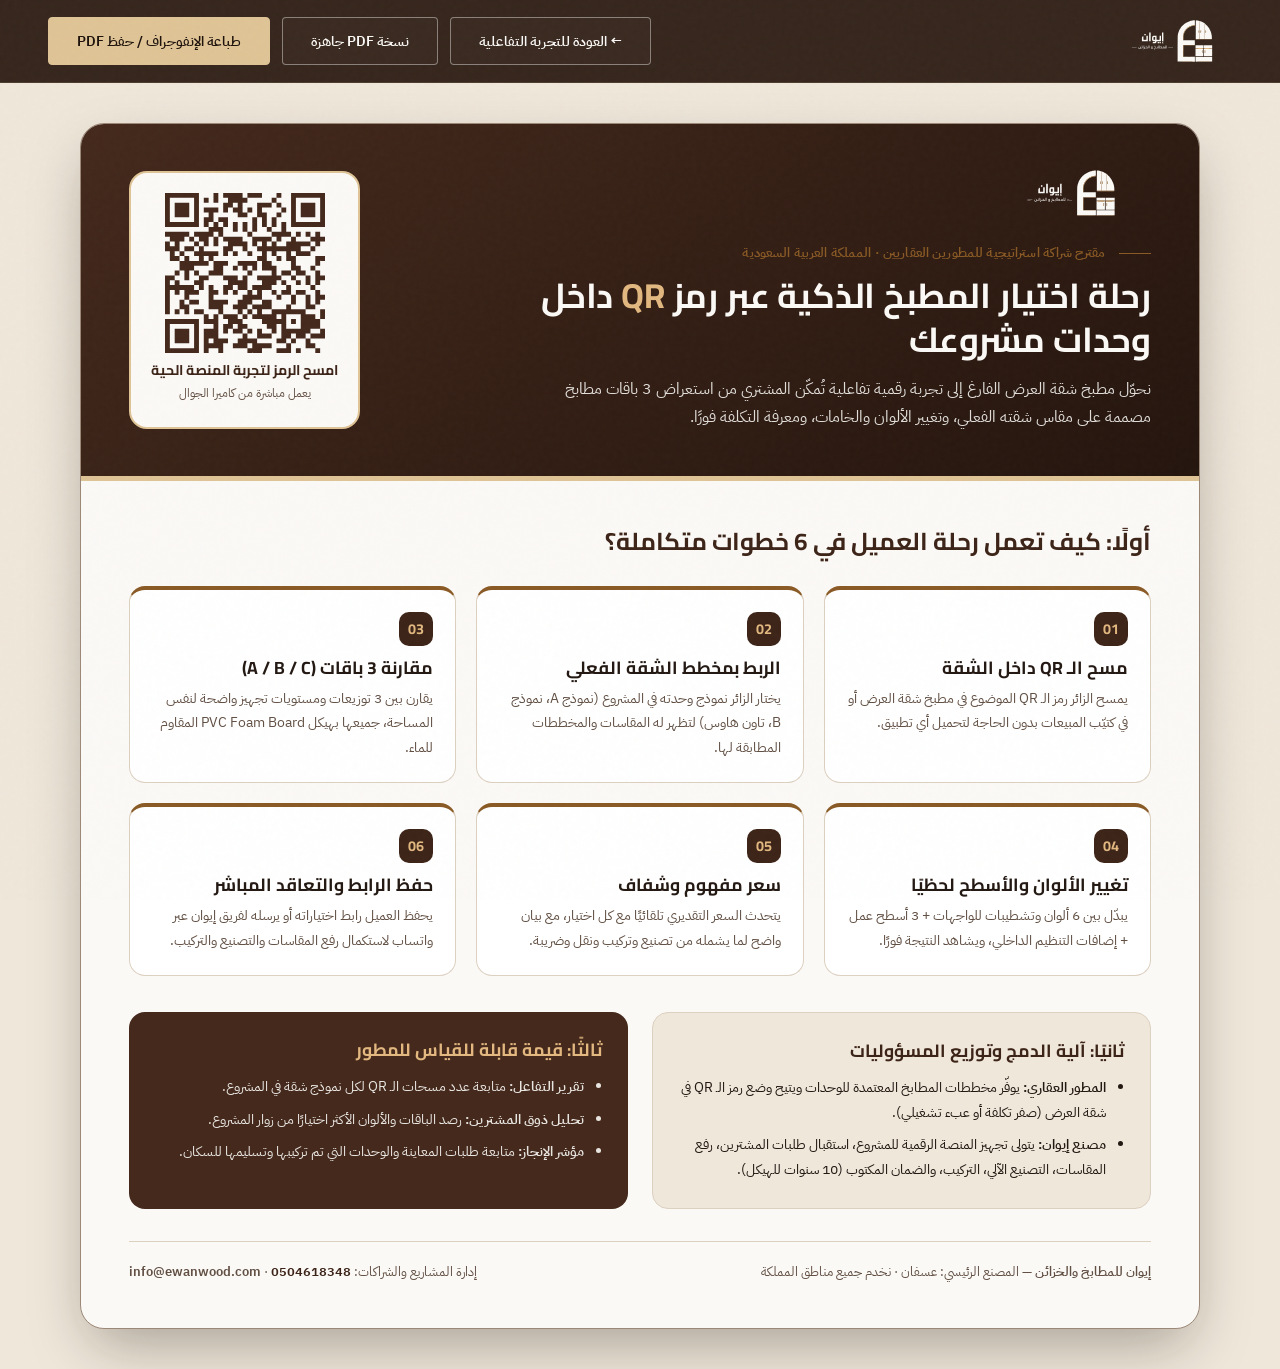
<file: infographic.html>
<!DOCTYPE html>
<html lang="ar" dir="rtl">
<head>
  <meta charset="utf-8">
  <meta name="viewport" content="width=device-width, initial-scale=1.0">
  <title>إنفوجراف رحلة الـ QR للمطور العقاري — إيوان للمطابخ والخزائن</title>
  <meta name="description" content="إنفوجراف توضيحي للمطورين العقاريين يوضح آلية عمل تجربة اختيار المطبخ عبر رمز QR داخل شقق العرض، وتوزيع المهام، والقيمة القابلة للقياس.">
  <meta name="robots" content="index, follow">
  <link rel="canonical" href="https://esaedabozaied-design.github.io/ewan-partner-demo/infographic.html">
  <meta property="og:title" content="إنفوجراف رحلة الـ QR للمطور العقاري — إيوان للمطابخ والخزائن">
  <meta property="og:description" content="كيف تمنح مشتري وحداتك السكنية تجربة تصميم مطبخه وتغيير ألوانه ومعرفة تكلفته فورًا عبر مسح رمز QR داخل الشقة.">
  <meta property="og:image" content="https://esaedabozaied-design.github.io/ewan-partner-demo/assets/og-image.jpg">
  <link rel="icon" type="image/svg+xml" href="assets/ewan-mark.svg">
  <link rel="stylesheet" href="assets/fonts.css">
  <link rel="stylesheet" href="assets/styles.css?v=3">
  <style>
    .poster-sheet {
      max-width: 1120px;
      margin: 40px auto;
      background: #fbf9f6;
      border: 1.5px solid var(--border-strong);
      border-radius: 24px;
      overflow: hidden;
      box-shadow: var(--shadow-luxury);
    }
    .poster-header {
      background: linear-gradient(145deg, #44291c 0%, #24150e 100%);
      color: #fbf9f6;
      padding: 44px 48px;
      border-bottom: 5px solid var(--gold);
      display: grid;
      grid-template-columns: 1.4fr 0.6fr;
      gap: 32px;
      align-items: center;
    }
    .poster-qr-box {
      background: #fbf9f6;
      color: #24150e;
      border-radius: 18px;
      padding: 20px;
      text-align: center;
      border: 2px solid var(--gold);
      max-width: 250px;
      margin-inline-start: auto;
    }
    .poster-body {
      padding: 44px 48px;
    }
    .timeline-flow {
      display: grid;
      grid-template-columns: repeat(3, minmax(0, 1fr));
      gap: 20px;
      margin-top: 28px;
    }
    .flow-box {
      background: #ffffff;
      border: 1px solid var(--border);
      border-top: 4px solid var(--bronze);
      border-radius: 16px;
      padding: 22px;
      position: relative;
    }
    .flow-box-num {
      display: inline-flex;
      align-items: center;
      justify-content: center;
      width: 34px;
      height: 34px;
      border-radius: 10px;
      background: var(--walnut);
      color: var(--gold-bright);
      font: 700 0.9rem/1 var(--font-display);
      margin-bottom: 10px;
    }
    @media (max-width: 900px) {
      .poster-sheet { margin: 20px auto; border-radius: 18px; }
      .poster-header { grid-template-columns: 1fr; padding: 28px 20px; gap: 22px; }
      .poster-qr-box { margin-inline: auto; width: 100%; max-width: 220px; padding: 16px; }
      .poster-body { padding: 26px 18px; }
      .timeline-flow { grid-template-columns: 1fr; gap: 14px; }
      .header-actions { flex-wrap: wrap; width: 100%; gap: 8px; }
      .header-actions .btn { flex: 1; justify-content: center; min-height: 38px; padding: 0 10px; font-size: 0.76rem; }
    }
    @media print {
      .poster-sheet { margin: 0; border: 0; border-radius: 0; box-shadow: none; max-width: 100%; }
      .timeline-flow { grid-template-columns: repeat(3, 1fr); }
    }
  </style>
</head>
<body style="background:#efe7da">
  <!-- شريط علوي للتحكم (يختفي عند الطباعة) -->
  <header class="site-header dark no-print">
    <div class="wrap header-inner">
      <a href="index.html" class="brand-logo">
        <img src="assets/ewan-logo-horizontal-reverse.svg" alt="إيوان للمطابخ والخزائن" width="150" height="47" decoding="async">
      </a>
      <div class="header-actions">
        <a href="index.html" class="btn btn-line">← العودة للتجربة التفاعلية</a>
        <a href="docs/ewan-journey-a4.pdf" target="_blank" rel="noopener" class="btn btn-line">نسخة PDF جاهزة</a>
        <button type="button" onclick="window.print()" class="btn btn-gold">طباعة الإنفوجراف / حفظ PDF</button>
      </div>
    </div>
  </header>

  <main class="wrap">
    <article class="poster-sheet">
      <!-- رأس الإنفوجراف -->
      <header class="poster-header">
        <div>
          <img src="assets/ewan-logo-horizontal-reverse.svg" alt="إيوان للمطابخ والخزائن" width="160" height="50" decoding="async" style="margin-bottom:18px">
          <p class="eyebrow">مقترح شراكة استراتيجية للمطورين العقاريين · المملكة العربية السعودية</p>
          <h1 class="t-lg" style="margin-top:10px;color:#fbf9f6">
            رحلة اختيار المطبخ الذكية عبر رمز <span style="color:#e2b880">QR</span> داخل وحدات مشروعك
          </h1>
          <p style="margin-top:14px;color:rgba(251,249,246,0.88);font-size:1rem;max-width:620px">
            نحوّل مطبخ شقة العرض الفارغ إلى تجربة رقمية تفاعلية تُمكّن المشتري من استعراض 3 باقات مطابخ مصممة على مقاس شقته الفعلي، وتغيير الألوان والخامات، ومعرفة التكلفة فورًا.
          </p>
        </div>

        <div class="poster-qr-box">
          <img src="assets/qr-partner-demo.svg" alt="رمز QR لتجربة إيوان التفاعلية" width="170" height="170" decoding="async" style="width:160px;height:160px;margin:0 auto;display:block">
          <strong style="display:block;margin-top:8px;font:700 0.88rem/1.3 var(--font-display);color:var(--walnut)">امسح الرمز لتجربة المنصة الحية</strong>
          <span style="font-size:0.74rem;color:var(--ink-muted)">يعمل مباشرة من كاميرا الجوال</span>
        </div>
      </header>

      <!-- جسم الإنفوجراف -->
      <div class="poster-body">
        <h2 class="t-md" style="color:var(--walnut)">أولًا: كيف تعمل رحلة العميل في 6 خطوات متكاملة؟</h2>

        <div class="timeline-flow">
          <div class="flow-box">
            <span class="flow-box-num">01</span>
            <h3 class="t-heading">مسح الـ QR داخل الشقة</h3>
            <p style="margin-top:6px;font-size:0.88rem;color:var(--ink-muted)">
              يمسح الزائر رمز الـ QR الموضوع في مطبخ شقة العرض أو في كتيّب المبيعات بدون الحاجة لتحميل أي تطبيق.
            </p>
          </div>
          <div class="flow-box">
            <span class="flow-box-num">02</span>
            <h3 class="t-heading">الربط بمخطط الشقة الفعلي</h3>
            <p style="margin-top:6px;font-size:0.88rem;color:var(--ink-muted)">
              يختار الزائر نموذج وحدته في المشروع (نموذج A، نموذج B، تاون هاوس) لتظهر له المقاسات والمخططات المطابقة لها.
            </p>
          </div>
          <div class="flow-box">
            <span class="flow-box-num">03</span>
            <h3 class="t-heading">مقارنة 3 باقات (A / B / C)</h3>
            <p style="margin-top:6px;font-size:0.88rem;color:var(--ink-muted)">
              يقارن بين 3 توزيعات ومستويات تجهيز واضحة لنفس المساحة، جميعها بهيكل PVC Foam Board المقاوم للماء.
            </p>
          </div>
          <div class="flow-box">
            <span class="flow-box-num">04</span>
            <h3 class="t-heading">تغيير الألوان والأسطح لحظيًا</h3>
            <p style="margin-top:6px;font-size:0.88rem;color:var(--ink-muted)">
              يبدّل بين 6 ألوان وتشطيبات للواجهات + 3 أسطح عمل + إضافات التنظيم الداخلي، ويشاهد النتيجة فورًا.
            </p>
          </div>
          <div class="flow-box">
            <span class="flow-box-num">05</span>
            <h3 class="t-heading">سعر مفهوم وشفاف</h3>
            <p style="margin-top:6px;font-size:0.88rem;color:var(--ink-muted)">
              يتحدث السعر التقديري تلقائيًا مع كل اختيار، مع بيان واضح لما يشمله من تصنيع وتركيب ونقل وضريبة.
            </p>
          </div>
          <div class="flow-box">
            <span class="flow-box-num">06</span>
            <h3 class="t-heading">حفظ الرابط والتعاقد المباشر</h3>
            <p style="margin-top:6px;font-size:0.88rem;color:var(--ink-muted)">
              يحفظ العميل رابط اختياراته أو يرسله لفريق إيوان عبر واتساب لاستكمال رفع المقاسات والتصنيع والتركيب.
            </p>
          </div>
        </div>

        <!-- تكامل الأدوار + القيمة القابلة للقياس -->
        <div class="g2" style="margin-top:36px;gap:24px">
          <div style="background:var(--surface-sand);padding:26px;border-radius:16px;border:1px solid var(--border)">
            <h2 class="t-heading" style="color:var(--walnut)">ثانيًا: آلية الدمج وتوزيع المسؤوليات</h2>
            <ul style="margin:12px 0 0;padding-inline-start:18px;font-size:0.88rem;color:var(--ink);display:grid;gap:8px">
              <li><strong>المطور العقاري:</strong> يوفّر مخططات المطابخ المعتمدة للوحدات ويتيح وضع رمز الـ QR في شقة العرض (صفر تكلفة أو عبء تشغيلي).</li>
              <li><strong>مصنع إيوان:</strong> يتولى تجهيز المنصة الرقمية للمشروع، استقبال طلبات المشترين، رفع المقاسات، التصنيع الآلي، التركيب، والضمان المكتوب (10 سنوات للهيكل).</li>
            </ul>
          </div>

          <div style="background:#44291c;color:#fbf9f6;padding:26px;border-radius:16px">
            <h2 class="t-heading" style="color:#e2b880">ثالثًا: قيمة قابلة للقياس للمطور</h2>
            <ul style="margin:12px 0 0;padding-inline-start:18px;font-size:0.88rem;color:rgba(251,249,246,0.9);display:grid;gap:8px">
              <li><strong>تقرير التفاعل:</strong> متابعة عدد مسحات الـ QR لكل نموذج شقة في المشروع.</li>
              <li><strong>تحليل ذوق المشترين:</strong> رصد الباقات والألوان الأكثر اختيارًا من زوار المشروع.</li>
              <li><strong>مؤشر الإنجاز:</strong> متابعة طلبات المعاينة والوحدات التي تم تركيبها وتسليمها للسكان.</li>
            </ul>
          </div>
        </div>

        <footer style="margin-top:32px;padding-top:18px;border-top:1px solid var(--border);display:flex;flex-wrap:wrap;justify-content:space-between;gap:12px;font-size:0.84rem;color:var(--ink-muted)">
          <span><strong>إيوان للمطابخ والخزائن</strong> — المصنع الرئيسي: عسفان · نخدم جميع مناطق المملكة</span>
          <span>إدارة المشاريع والشراكات: <strong dir="ltr" style="color:var(--walnut)">0504618348</strong> · <strong dir="ltr">info@ewanwood.com</strong></span>
        </footer>
      </div>
    </article>
  </main>
</body>
</html>
</file>
<file: assets/fonts.css>
/* ==========================================================================
   الخطوط العربية المعمارية المحلية — تحسين سرعة التحميل (Core Web Vitals: Zero External Blocking)
   ========================================================================== */

@font-face {
  font-family: 'Cairo';
  font-style: normal;
  font-weight: 400;
  font-display: swap;
  src: local('Cairo Regular'), local('Cairo-Regular'), url('font-1.ttf') format('truetype');
}
@font-face {
  font-family: 'Cairo';
  font-style: normal;
  font-weight: 600;
  font-display: swap;
  src: local('Cairo SemiBold'), local('Cairo-SemiBold'), url('font-2.ttf') format('truetype');
}
@font-face {
  font-family: 'Cairo';
  font-style: normal;
  font-weight: 700;
  font-display: swap;
  src: local('Cairo Bold'), local('Cairo-Bold'), url('font-3.ttf') format('truetype');
}
@font-face {
  font-family: 'Cairo';
  font-style: normal;
  font-weight: 800;
  font-display: swap;
  src: local('Cairo ExtraBold'), local('Cairo-ExtraBold'), url('font-3.ttf') format('truetype');
}
@font-face {
  font-family: 'IBM Plex Sans Arabic';
  font-style: normal;
  font-weight: 400;
  font-display: swap;
  src: local('IBM Plex Sans Arabic'), local('IBMPlexSansArabic-Regular'), url('font-4.ttf') format('truetype');
}
@font-face {
  font-family: 'IBM Plex Sans Arabic';
  font-style: normal;
  font-weight: 500;
  font-display: swap;
  src: local('IBM Plex Sans Arabic Medium'), local('IBMPlexSansArabic-Medium'), url('font-5.ttf') format('truetype');
}
@font-face {
  font-family: 'IBM Plex Sans Arabic';
  font-style: normal;
  font-weight: 600;
  font-display: swap;
  src: local('IBM Plex Sans Arabic SemiBold'), local('IBMPlexSansArabic-SemiBold'), url('font-6.ttf') format('truetype');
}
@font-face {
  font-family: 'IBM Plex Sans Arabic';
  font-style: normal;
  font-weight: 700;
  font-display: swap;
  src: local('IBM Plex Sans Arabic Bold'), local('IBMPlexSansArabic-Bold'), url('font-6.ttf') format('truetype');
}
</file>
<file: assets/styles.css>
/* ==========================================================================
   إيوان للمطابخ والخزائن — نظام التصميم المعماري الفاخر (Ewan Architectural System v4.0)
   مستوحى من أرقى استوديوهات المطابخ والعمارة العالمية (Poliform / Boffi / Modulnova)
   ========================================================================== */

:root {
  /* لوحة الألوان المعمارية الترابية الدافئة */
  --surface: #f9f6f1;
  --surface-raised: #ffffff;
  --surface-sand: #efe7da;
  --surface-sand-deep: #e4d8c5;
  --ink: #231812;
  --ink-muted: #625044;
  --walnut: #3d2418;
  --walnut-deep: #24140d;
  --walnut-hover: #523222;
  --on-walnut: #fbf9f6;
  --gold: #dfc496;
  --gold-bright: #e2b880;
  --gold-hover: #ebd3aa;
  --gold-soft: rgba(223, 196, 150, 0.15);
  --header-h: 82px;
  --bronze: #8a5a25;
  --oak: #c49e76;
  --border: #dcd0c0;
  --border-strong: #9c8877;
  --focus: #8a5a25;
  --success: #2b7a4b;
  --danger: #b3261e;

  /* الخطوط الاحترافية */
  --font-display: "Cairo", "IBM Plex Sans Arabic", system-ui, -apple-system, sans-serif;
  --font-sans: "IBM Plex Sans Arabic", "Cairo", system-ui, -apple-system, sans-serif;

  /* المسافات */
  --space-1: 4px;
  --space-2: 8px;
  --space-3: 12px;
  --space-4: 16px;
  --space-6: 24px;
  --space-8: 32px;
  --space-12: 48px;
  --space-16: 64px;

  /* الزوايا والظلال المعمارية الدقيقة (بدون انتفاخ القوالب الجاهزة) */
  --radius-sm: 4px;
  --radius-md: 8px;
  --radius-lg: 12px;
  --radius-arch: 999px;
  --shadow-card: 0 1px 3px rgba(35, 24, 18, 0.03), 0 14px 34px -8px rgba(35, 24, 18, 0.06);
  --shadow-hover: 0 12px 28px -6px rgba(35, 24, 18, 0.1), 0 28px 56px -12px rgba(35, 24, 18, 0.14);
  --shadow-luxury: 0 24px 60px -12px rgba(20, 11, 7, 0.34);

  /* فيزياء الحركة المعمارية (Choreographed Architectural Motion) */
  --ease-cabinet: cubic-bezier(0.25, 1, 0.5, 1);
  --ease-out-expo: cubic-bezier(0.16, 1, 0.3, 1);
  --ease-shutter: cubic-bezier(0.77, 0, 0.175, 1);
  --dur-fast: 220ms;
  --dur-med: 420ms;
  --dur-slow: 820ms;
  --dur-arch: 1150ms;
}

/* إعدادات أساسية */
*, *::before, *::after {
  box-sizing: border-box;
}

html {
  direction: rtl;
  scroll-behavior: smooth;
  scroll-padding-top: 90px;
  background-color: var(--surface);
  color: var(--ink);
  font-family: var(--font-sans);
  font-size: 16px;
  line-height: 1.74;
  font-feature-settings: "kern" 1, "liga" 1;
  text-rendering: optimizeLegibility;
  -webkit-font-smoothing: antialiased;
  -moz-osx-font-smoothing: grayscale;
}

body {
  margin: 0;
  background-color: var(--surface);
  color: var(--ink);
  overflow-x: hidden;
  min-height: 100vh;
  display: flex;
  flex-direction: column;
  position: relative;
}

/* ملمس معماري دقيق للغاية (Tactile Architectural Grain) يكسر جمود الشاشة الرقمية */
body::after {
  content: "";
  position: fixed;
  inset: 0;
  pointer-events: none;
  z-index: 9990;
  opacity: 0.022;
  background-image: url("data:image/svg+xml,%3Csvg viewBox='0 0 200 200' xmlns='http://www.w3.org/2000/svg'%3E%3Cfilter id='n'%3E%3CfeTurbulence type='fractalNoise' baseFrequency='0.85' numOctaves='3' stitchTiles='stitch'/%3E%3C/filter%3E%3Crect width='100%25' height='100%25' filter='url(%23n)'/%3E%3C/svg%3E");
}

main {
  flex: 1;
}

h1, h2, h3, h4, p, figure, dl, dd, ol, ul {
  margin: 0;
}

h1, h2, h3, h4 {
  font-family: var(--font-display);
  letter-spacing: 0;
  font-kerning: normal;
}

a {
  color: inherit;
  text-decoration: none;
  transition: color var(--dur-fast) var(--ease-cabinet),
              border-color var(--dur-fast) var(--ease-cabinet),
              background-color var(--dur-fast) var(--ease-cabinet),
              opacity var(--dur-fast) var(--ease-cabinet);
}

img, video {
  max-width: 100%;
  display: block;
}

/* إمكانية الوصول (Accessibility) */
:focus-visible {
  outline: 2px solid var(--bronze);
  outline-offset: 3px;
}

.dark :focus-visible {
  outline-color: var(--gold);
}

.skip-link {
  position: fixed;
  inset-inline-start: 20px;
  top: -80px;
  background: var(--gold);
  color: #1c1511;
  padding: 12px 20px;
  border-radius: var(--radius-sm);
  z-index: 9999;
  font-weight: 700;
  box-shadow: var(--shadow-card);
  transition: top var(--dur-fast) var(--ease-cabinet);
}

.skip-link:focus {
  top: 16px;
}

/* شريط تقدم القراءة العلوي المعماري الدقيق */
.scroll-progress {
  position: fixed;
  top: 0;
  inset-inline-start: 0;
  height: 2px;
  background: linear-gradient(90deg, var(--bronze), var(--gold), #f5dec0);
  width: 0%;
  z-index: 1001;
  transition: width 80ms linear;
}

/* الحاويات والشبكات المعمارية */
.wrap {
  max-width: 1280px;
  margin-inline: auto;
  padding-inline: 48px;
}

.hero-grid {
  display: grid;
  grid-template-columns: minmax(0, 1.15fr) minmax(0, 0.85fr);
  gap: 72px;
  align-items: center;
}

.split {
  display: grid;
  grid-template-columns: minmax(0, 1fr) minmax(0, 1fr);
  gap: 64px;
  align-items: center;
}

.split-start {
  align-items: start;
}

.g4 {
  display: grid;
  grid-template-columns: repeat(4, minmax(0, 1fr));
  gap: 24px;
}

.g3 {
  display: grid;
  grid-template-columns: repeat(3, minmax(0, 1fr));
  gap: 24px;
}

.g2 {
  display: grid;
  grid-template-columns: repeat(2, minmax(0, 1fr));
  gap: 20px;
}

/* ==========================================================================
   المقياس الطباعي المعماري (Editorial Luxury Arabic Typography)
   ========================================================================== */
.t-xl {
  font-family: var(--font-display);
  font-weight: 800;
  font-size: clamp(2.35rem, 3.85vw, 3.55rem);
  line-height: 1.2;
  letter-spacing: -0.01em;
}

.t-lg {
  font-family: var(--font-display);
  font-weight: 700;
  font-size: clamp(1.75rem, 2.7vw, 2.55rem);
  line-height: 1.28;
  letter-spacing: -0.005em;
}

.t-md {
  font-family: var(--font-display);
  font-weight: 700;
  font-size: clamp(1.32rem, 1.9vw, 1.75rem);
  line-height: 1.36;
}

.t-heading {
  font-family: var(--font-display);
  font-weight: 700;
  font-size: clamp(1.1rem, 1.25vw, 1.26rem);
  line-height: 1.42;
}

.t-body-lg {
  font-family: var(--font-sans);
  font-weight: 400;
  font-size: clamp(1rem, 1.1vw, 1.12rem);
  line-height: 1.8;
}

/* الترويسة الفرعية المعمارية (Editorial Hairline Kicker — بدون كبسولة الـ AI التقليدية) */
.eyebrow {
  display: inline-flex;
  align-items: center;
  gap: 14px;
  font: 600 0.84rem/1.4 var(--font-sans);
  color: var(--bronze);
  letter-spacing: 0.01em;
  padding: 0;
  background: transparent;
  border: 0;
  border-radius: 0;
  position: relative;
}

.eyebrow::before {
  content: "";
  display: inline-block;
  width: 32px;
  height: 1.5px;
  background: currentColor;
  border-radius: 0;
  box-shadow: none;
  transform-origin: right center;
  transition: transform 0.85s var(--ease-out-expo), width 0.45s var(--ease-out-expo);
}

.reveal:not(.in-view) .eyebrow::before,
.eyebrow.reveal:not(.in-view)::before {
  transform: scaleX(0);
}

.reveal.in-view .eyebrow::before,
.eyebrow.reveal.in-view::before {
  transform: scaleX(1);
}

.dark .eyebrow {
  color: var(--gold);
  background: transparent;
  border-color: transparent;
}

.dark .eyebrow::before {
  box-shadow: none;
}

/* تدرج معماري عميق للأقسام الداكنة */
section.dark {
  position: relative;
  background-image:
    radial-gradient(circle at 86% 14%, rgba(223, 196, 150, 0.08) 0%, transparent 45%),
    linear-gradient(180deg, #3d2418 0%, #2a180f 100%) !important;
}

/* ==========================================================================
   الهيدر وشريط التنقل الزجاجي المعماري
   ========================================================================== */
.site-header {
  position: sticky;
  top: 0;
  z-index: 900;
  background: rgba(38, 22, 14, 0.92);
  backdrop-filter: blur(18px);
  -webkit-backdrop-filter: blur(18px);
  color: var(--on-walnut);
  border-bottom: 1px solid rgba(223, 196, 150, 0.14);
  transition: background-color var(--dur-med) var(--ease-cabinet),
              box-shadow var(--dur-med) var(--ease-cabinet),
              border-color var(--dur-med) var(--ease-cabinet);
}

.site-header.scrolled {
  background: rgba(30, 17, 11, 0.97);
  box-shadow: 0 12px 36px rgba(14, 8, 5, 0.36);
  border-bottom-color: rgba(223, 196, 150, 0.26);
}

.header-inner {
  display: flex;
  align-items: center;
  justify-content: space-between;
  gap: 24px;
  min-height: 82px;
  transition: min-height var(--dur-med) var(--ease-cabinet);
}

.site-header.scrolled .header-inner {
  min-height: 72px;
}

.brand-logo img {
  height: 46px;
  width: auto;
  min-width: 120px;
  transition: transform var(--dur-fast) var(--ease-cabinet), opacity var(--dur-fast) ease;
}

.brand-logo:hover img {
  opacity: 0.9;
}

.main-nav {
  display: flex;
  align-items: center;
  gap: 32px;
}

.main-nav a {
  font: 500 0.93rem/1.4 var(--font-sans);
  color: rgba(251, 249, 246, 0.82);
  padding: 10px 2px;
  position: relative;
  transition: color var(--dur-fast) var(--ease-cabinet);
}

.main-nav a::after {
  content: "";
  position: absolute;
  bottom: 2px;
  inset-inline: 0;
  height: 1.5px;
  background: var(--gold);
  transform: scaleX(0);
  transform-origin: right center;
  transition: transform 0.45s var(--ease-out-expo);
}

.main-nav a:hover,
.main-nav a[aria-current="page"] {
  color: #ffffff;
}

.main-nav a[aria-current="page"] {
  font-weight: 600;
  color: var(--gold);
}

.main-nav a:hover::after,
.main-nav a[aria-current="page"]::after {
  transform: scaleX(1);
}

.header-actions {
  display: flex;
  align-items: center;
  gap: 12px;
}

.wa-header-link {
  font: 500 0.86rem/1.3 var(--font-sans);
  color: var(--on-walnut);
  padding: 10px 16px;
  border-radius: var(--radius-sm);
  border: 1px solid rgba(223, 196, 150, 0.32);
  background: transparent;
  display: inline-flex;
  align-items: center;
  gap: 8px;
  transition: all var(--dur-fast) var(--ease-cabinet);
}

.wa-header-link:hover {
  border-color: var(--gold);
  color: var(--gold);
  background: rgba(223, 196, 150, 0.08);
}

/* زر قائمة الجوال */
.menu-toggle {
  display: none;
  appearance: none;
  background: transparent;
  border: 1px solid rgba(223, 196, 150, 0.4);
  color: var(--on-walnut);
  width: 44px;
  height: 44px;
  border-radius: var(--radius-sm);
  cursor: pointer;
  align-items: center;
  justify-content: center;
  padding: 0;
  transition: all var(--dur-fast) var(--ease-cabinet);
}

.menu-toggle:hover {
  border-color: var(--gold);
  background: rgba(223, 196, 150, 0.12);
}

.menu-toggle svg {
  width: 22px;
  height: 22px;
}

/* درج التنقل للجوال */
.mobile-drawer {
  position: fixed;
  inset: 0;
  z-index: 950;
  background: rgba(18, 10, 6, 0.72);
  backdrop-filter: blur(8px);
  opacity: 0;
  pointer-events: none;
  transition: opacity var(--dur-med) var(--ease-cabinet);
}

.mobile-drawer.open {
  opacity: 1;
  pointer-events: auto;
}

.mobile-drawer-panel {
  position: absolute;
  top: 0;
  bottom: 0;
  inset-inline-start: 0;
  width: min(360px, 86vw);
  background: linear-gradient(180deg, #3d2418 0%, #24140d 100%);
  color: var(--on-walnut);
  padding: 28px 24px;
  display: flex;
  flex-direction: column;
  gap: 24px;
  transform: translateX(100%);
  transition: transform 0.55s var(--ease-out-expo);
  box-shadow: -16px 0 48px rgba(0, 0, 0, 0.5);
  border-inline-end: 1px solid rgba(223, 196, 150, 0.35);
}

.mobile-drawer.open .mobile-drawer-panel {
  transform: translateX(0);
}

.mobile-nav-links {
  display: flex;
  flex-direction: column;
  gap: 4px;
}

.mobile-nav-links a {
  padding: 15px 12px;
  font: 500 1rem/1.4 var(--font-sans);
  border-bottom: 1px solid rgba(223, 196, 150, 0.12);
  display: flex;
  align-items: center;
  justify-content: space-between;
  transition: all var(--dur-fast) var(--ease-cabinet);
}

.mobile-nav-links a[aria-current="page"],
.mobile-nav-links a:hover {
  background: rgba(223, 196, 150, 0.1);
  color: var(--gold);
  padding-inline-start: 18px;
}

/* ==========================================================================
   الأزرار المعمارية الفاخرة (Architectural Tactile Buttons)
   ========================================================================== */
.btn {
  position: relative;
  overflow: hidden;
  display: inline-flex;
  align-items: center;
  justify-content: center;
  gap: 10px;
  min-height: 48px;
  padding: 0 28px;
  border-radius: var(--radius-sm) !important;
  font: 600 0.9rem/1.3 var(--font-sans);
  text-decoration: none;
  cursor: pointer;
  border: 1px solid transparent;
  transition: transform 0.35s var(--ease-out-expo),
              background-color 0.35s var(--ease-out-expo),
              border-color 0.35s var(--ease-out-expo),
              box-shadow 0.35s var(--ease-out-expo),
              color 0.35s var(--ease-out-expo),
              letter-spacing 0.35s var(--ease-out-expo);
  white-space: nowrap;
  isolation: isolate;
}

.btn::before {
  content: "";
  position: absolute;
  inset: 0;
  background: linear-gradient(90deg, transparent, rgba(255, 255, 255, 0.18), transparent);
  transform: translateX(120%);
  transition: transform 0.7s var(--ease-out-expo);
  z-index: -1;
  pointer-events: none;
}

.btn:hover:not([aria-disabled="true"]):not(:disabled)::before {
  transform: translateX(-120%);
}

.btn:hover:not([aria-disabled="true"]):not(:disabled) {
  transform: translateY(-2px);
}

.btn:active:not([aria-disabled="true"]):not(:disabled) {
  transform: translateY(0);
}

.btn-gold {
  background: var(--gold);
  color: #1e130c;
  border-color: var(--gold);
}

.btn-gold:hover:not([aria-disabled="true"]) {
  background: var(--gold-hover);
  border-color: var(--gold-hover);
  box-shadow: 0 10px 26px -4px rgba(223, 196, 150, 0.35);
}

.btn-walnut {
  background: var(--walnut);
  color: var(--on-walnut);
  border-color: var(--walnut);
}

.btn-walnut:hover:not([aria-disabled="true"]) {
  background: var(--walnut-hover);
  border-color: var(--walnut-hover);
  box-shadow: 0 10px 26px -4px rgba(61, 36, 24, 0.28);
}

.btn-line {
  border-color: rgba(251, 249, 246, 0.42);
  color: var(--on-walnut);
  background: rgba(251, 249, 246, 0.02);
}

.btn-line:hover:not([aria-disabled="true"]) {
  border-color: var(--gold);
  color: var(--gold);
  background: rgba(223, 196, 150, 0.08);
}

.btn-ghost {
  border-color: var(--border-strong);
  color: var(--ink);
  background: transparent;
}

.btn-ghost:hover:not([aria-disabled="true"]) {
  border-color: var(--walnut);
  background: var(--surface-sand);
}

.btn[aria-disabled="true"],
.btn:disabled {
  opacity: 0.4;
  cursor: not-allowed;
  transform: none;
}

/* ==========================================================================
   إطار القوس المعماري (بصمة إيوان المعمارية)
   ========================================================================== */
.arch-frame {
  padding: 14px 14px 0;
  border: 1px solid rgba(223, 196, 150, 0.5);
  border-bottom: 0;
  border-radius: var(--radius-arch) var(--radius-arch) 6px 6px;
  max-width: 440px;
  width: 100%;
  margin-inline: auto;
  position: relative;
  background: linear-gradient(180deg, rgba(223, 196, 150, 0.07) 0%, rgba(223, 196, 150, 0.01) 100%);
  box-shadow: var(--shadow-luxury);
}

.arch-frame::before {
  content: "";
  position: absolute;
  top: -1px;
  inset-inline: 32%;
  height: 2px;
  background: var(--gold);
  opacity: 0.95;
}

.arch-frame::after {
  content: "";
  position: absolute;
  inset: 6px 6px 0;
  border: 1px solid rgba(223, 196, 150, 0.18);
  border-bottom: 0;
  border-radius: var(--radius-arch) var(--radius-arch) 0 0;
  pointer-events: none;
}

.arch-media {
  position: relative;
  width: 100%;
  aspect-ratio: 3 / 4;
  overflow: hidden;
  border-radius: var(--radius-arch) var(--radius-arch) 4px 4px;
  background: var(--walnut-deep);
  animation: openCabinetArch 1.25s var(--ease-out-expo) 0.1s both;
}

.arch-media video,
.arch-media img {
  position: absolute;
  inset: 0;
  width: 100%;
  height: 100%;
  object-fit: cover;
  transition: transform 1.2s var(--ease-out-expo);
  will-change: transform;
}

.arch-frame:hover .arch-media img,
.arch-frame:hover .arch-media video {
  transform: scale(1.04);
}

@keyframes openCabinetArch {
  0% {
    clip-path: inset(12% 35% 12% 35% round 999px 999px 0 0);
    transform: scale(1.06);
    opacity: 0;
  }
  100% {
    clip-path: inset(0 0 0 0 round 999px 999px 0 0);
    transform: scale(1);
    opacity: 1;
  }
}

/* ==========================================================================
   محرك الأنيميشن السينمائي (Choreographed Scroll Reveals & Mask Unrolls)
   ========================================================================== */
.reveal {
  opacity: 0;
  transform: translate3d(0, 32px, 0);
  transition: opacity 0.9s var(--ease-out-expo),
              transform 0.9s var(--ease-out-expo);
  transition-delay: calc(var(--stagger-idx, 0) * 95ms);
  will-change: opacity, transform;
}

.reveal.in-view,
.reveal.is-visible {
  opacity: 1;
  transform: translate3d(0, 0, 0);
}

.reveal-delay-1 { transition-delay: 120ms; }
.reveal-delay-2 { transition-delay: 240ms; }
.reveal-delay-3 { transition-delay: 360ms; }

/* كشف الصور المعماري بأسلوب الستارة (Curtain / Shutter Mask Reveal) */
.reveal-mask {
  position: relative;
  overflow: hidden;
  clip-path: inset(14% 0 14% 0);
  opacity: 0;
  transition: clip-path 1.15s var(--ease-out-expo),
              opacity 0.65s var(--ease-out-expo),
              transform 0.65s var(--ease-out-expo),
              box-shadow 0.45s var(--ease-out-expo),
              border-color 0.45s var(--ease-out-expo);
  transition-delay: calc(var(--stagger-idx, 0) * 120ms);
}

.reveal-mask.in-view,
.reveal-mask.is-visible {
  clip-path: inset(0% 0 0% 0);
  opacity: 1;
}

.reveal-mask img {
  transform: scale(1.14);
  transition: transform 1.35s var(--ease-out-expo), filter 0.55s ease;
  transition-delay: calc(var(--stagger-idx, 0) * 120ms);
  will-change: transform;
}

.reveal-mask.in-view img {
  transform: scale(1.01);
}

/* تفاعل التوازي البصري عند التمرير (Parallax inner wrapper) */
[data-parallax-img] {
  will-change: transform;
}

@keyframes cardFadeUp {
  from {
    opacity: 0;
    transform: translate3d(0, 20px, 0);
  }
  to {
    opacity: 1;
    transform: translate3d(0, 0, 0);
  }
}

.animate-in {
  animation: cardFadeUp 0.55s var(--ease-out-expo) both;
}

/* ==========================================================================
   قسم PVC المطور — استوديو الخامات التفاعلي (Bespoke PVC Material Showcase)
   ========================================================================== */
.pvc-specs {
  margin-top: 32px;
  display: flex;
  flex-direction: column;
  border-bottom: 1px solid var(--border);
}

.pvc-spec-item {
  position: relative;
  display: flex;
  gap: 20px;
  padding: 22px 18px;
  border-top: 1px solid var(--border);
  cursor: pointer;
  transition: background-color 0.4s var(--ease-out-expo),
              padding-inline-start 0.4s var(--ease-out-expo);
}

/* خط ذهبي/برونزي مرسوم بتأثير حيوي عند التفعيل أو المرور */
.pvc-spec-item::before {
  content: "";
  position: absolute;
  top: -1px;
  inset-inline-start: 0;
  width: 100%;
  height: 2px;
  background: linear-gradient(90deg, var(--bronze), var(--gold));
  transform: scaleX(0);
  transform-origin: right center;
  transition: transform 0.6s var(--ease-out-expo);
}

.pvc-spec-item::after {
  content: "";
  position: absolute;
  top: 0;
  bottom: 0;
  inset-inline-start: 0;
  width: 3px;
  background: var(--bronze);
  transform: scaleY(0);
  transform-origin: center;
  transition: transform 0.4s var(--ease-out-expo);
}

.pvc-spec-item:hover,
.pvc-spec-item.is-active {
  background: rgba(239, 231, 218, 0.55);
  padding-inline-start: 24px;
}

.pvc-spec-item:hover::before,
.pvc-spec-item.is-active::before {
  transform: scaleX(1);
}

.pvc-spec-item.is-active::after {
  transform: scaleY(1);
}

.pvc-spec-num {
  font: 700 0.88rem/1.6 var(--font-sans);
  color: var(--bronze);
  min-width: 28px;
  transition: transform 0.35s var(--ease-out-expo), color 0.35s ease;
}

.pvc-spec-item.is-active .pvc-spec-num {
  color: var(--walnut);
  transform: translateX(-2px);
}

.pvc-spec-title {
  display: flex;
  align-items: center;
  justify-content: space-between;
  gap: 12px;
}

.pvc-spec-tag {
  font: 500 0.74rem/1.3 var(--font-sans);
  color: var(--bronze);
  opacity: 0;
  transform: translateX(6px);
  transition: opacity 0.35s var(--ease-out-expo), transform 0.35s var(--ease-out-expo);
}

.pvc-spec-item:hover .pvc-spec-tag,
.pvc-spec-item.is-active .pvc-spec-tag {
  opacity: 1;
  transform: translateX(0);
}

/* مسرح الصور الثلاث للـ PVC */
.pvc-gallery-stage {
  position: relative;
  display: grid;
  grid-template-columns: minmax(0, 1.08fr) minmax(0, 0.92fr);
  grid-template-rows: minmax(0, 1fr) minmax(0, 1fr);
  gap: 16px;
  height: 560px;
}

.pvc-fig {
  margin: 0;
  position: relative;
  overflow: hidden;
  border-radius: var(--radius-md);
  background: #24140d;
  box-shadow: var(--shadow-card);
  cursor: pointer;
  border: 1px solid rgba(220, 208, 192, 0.8);
  isolation: isolate;
}

.pvc-fig-arch {
  grid-row: span 2;
  border-radius: var(--radius-arch) var(--radius-arch) var(--radius-md) var(--radius-md);
}

/* إطار داخلي معماري رفيع (Hairline Inner Frame) */
.pvc-fig::before {
  content: "";
  position: absolute;
  inset: 10px;
  border: 1px solid rgba(251, 249, 246, 0.22);
  border-radius: inherit;
  z-index: 2;
  pointer-events: none;
  transition: border-color 0.45s var(--ease-out-expo), inset 0.45s var(--ease-out-expo);
}

.pvc-fig::after {
  content: "";
  position: absolute;
  inset: auto 0 0 0;
  height: 62%;
  background: linear-gradient(to top, rgba(20, 11, 7, 0.88) 0%, rgba(20, 11, 7, 0.38) 52%, transparent 100%);
  z-index: 1;
  pointer-events: none;
  transition: opacity 0.45s var(--ease-out-expo);
}

.pvc-fig img {
  width: 100%;
  height: 100%;
  object-fit: cover;
}

.pvc-fig:hover::before,
.pvc-fig.is-active::before {
  border-color: rgba(223, 196, 150, 0.78);
  inset: 8px;
}

.pvc-fig:hover img,
.pvc-fig.is-active img {
  transform: scale(1.065);
}

.pvc-gallery-stage.has-focus .pvc-fig:not(.is-active) {
  opacity: 0.84;
}

.pvc-fig.is-active {
  box-shadow: var(--shadow-hover);
  border-color: var(--gold);
}

/* تسمية الصور بأسلوب المجلات المعمارية الفاخرة (بدون الشريط الأبيض المزعج) */
.pvc-caption {
  position: absolute;
  bottom: 0;
  inset-inline: 0;
  padding: 20px 20px 18px;
  z-index: 3;
  display: flex;
  align-items: flex-end;
  justify-content: space-between;
  gap: 10px;
  color: #fbf9f6;
  pointer-events: none;
}

.pvc-caption-text {
  display: flex;
  flex-direction: column;
  gap: 2px;
}

.pvc-caption-kicker {
  font: 600 0.72rem/1.2 var(--font-sans);
  color: var(--gold);
  letter-spacing: 0.04em;
}

.pvc-caption-title {
  font: 600 0.92rem/1.4 var(--font-display);
  color: #fbf9f6;
  text-shadow: 0 2px 10px rgba(0, 0, 0, 0.4);
}

.pvc-caption-zoom {
  width: 30px;
  height: 30px;
  border-radius: 50%;
  border: 1px solid rgba(223, 196, 150, 0.55);
  background: rgba(35, 24, 18, 0.55);
  backdrop-filter: blur(6px);
  color: var(--gold);
  display: inline-flex;
  align-items: center;
  justify-content: center;
  font-size: 0.82rem;
  flex-shrink: 0;
  transform: translateY(4px);
  opacity: 0.75;
  transition: transform 0.35s var(--ease-out-expo),
              opacity 0.35s var(--ease-out-expo),
              background-color 0.35s ease;
}

.pvc-fig:hover .pvc-caption-zoom,
.pvc-fig.is-active .pvc-caption-zoom {
  transform: translateY(0);
  opacity: 1;
  background: var(--gold);
  color: #1e130c;
}

/* شريط الضمان والمواصفات المعماري الممتد أسفل قسم PVC لتحقيق توازن بصري مثالي */
.pvc-ledger {
  margin-top: 56px;
  display: grid;
  grid-template-columns: minmax(0, 1fr) minmax(0, 1fr) minmax(0, 1.15fr);
  background: var(--walnut-deep);
  color: var(--on-walnut);
  border-radius: var(--radius-md);
  border: 1px solid rgba(223, 196, 150, 0.28);
  box-shadow: var(--shadow-luxury);
  overflow: hidden;
  position: relative;
}

.pvc-ledger::before {
  content: "";
  position: absolute;
  top: 0;
  inset-inline: 0;
  height: 2px;
  background: linear-gradient(90deg, var(--bronze), var(--gold), var(--bronze));
}

.pvc-ledger-col {
  padding: 32px 34px;
  display: flex;
  flex-direction: column;
  justify-content: center;
  position: relative;
}

.pvc-ledger-col + .pvc-ledger-col {
  border-inline-start: 1px solid rgba(223, 196, 150, 0.16);
}

.pvc-ledger-metric {
  display: flex;
  align-items: baseline;
  gap: 10px;
}

.pvc-ledger-num {
  font: 800 clamp(2rem, 2.8vw, 2.65rem)/1.1 var(--font-display);
  color: var(--gold);
}

.pvc-ledger-unit {
  font: 600 1.05rem/1.3 var(--font-display);
  color: #fbf9f6;
}

.pvc-ledger-desc {
  margin-top: 10px;
  font: 400 0.88rem/1.65 var(--font-sans);
  color: rgba(251, 249, 246, 0.8);
}

/* ==========================================================================
   البطاقات والخدمات (Architectural Cards & Services)
   ========================================================================== */
.card {
  position: relative;
  background: var(--surface-raised);
  border-radius: var(--radius-md);
  box-shadow: var(--shadow-card);
  border: 1px solid rgba(220, 208, 192, 0.85);
  transition: transform 0.5s var(--ease-out-expo),
              box-shadow 0.5s var(--ease-out-expo),
              border-color 0.5s var(--ease-out-expo);
}

.card:hover {
  transform: translateY(-5px);
  box-shadow: var(--shadow-hover);
  border-color: var(--oak);
}

.svc-card {
  display: flex;
  flex-direction: column;
  gap: 18px;
  text-decoration: none;
  padding: 16px;
  border-radius: var(--radius-md);
  background: var(--surface-raised);
  border: 1px solid rgba(220, 208, 192, 0.85);
  box-shadow: var(--shadow-card);
  transition: transform 0.55s var(--ease-out-expo),
              box-shadow 0.55s var(--ease-out-expo),
              border-color 0.55s var(--ease-out-expo);
}

.svc-card:hover {
  transform: translateY(-6px);
  box-shadow: var(--shadow-hover);
  border-color: var(--bronze);
}

.svc-media {
  position: relative;
  aspect-ratio: 3 / 3.7;
  overflow: hidden;
  border-radius: var(--radius-arch) var(--radius-arch) 6px 6px;
  background: var(--walnut-deep);
}

.svc-media::after {
  content: "";
  position: absolute;
  inset: 0;
  background: linear-gradient(to top, rgba(24, 14, 9, 0.35) 0%, transparent 45%);
  pointer-events: none;
  transition: opacity 0.45s ease;
}

.svc-media img {
  width: 100%;
  height: 100%;
  object-fit: cover;
  transition: transform 0.95s var(--ease-out-expo);
}

.svc-card:hover .svc-media img,
.tile:hover img {
  transform: scale(1.065);
}

/* حركة سهم تفاصيل الخدمة عند المرور */
.svc-card p:last-child,
.aud span:last-child {
  display: inline-flex;
  align-items: center;
  gap: 6px;
  transition: transform 0.35s var(--ease-out-expo), color 0.35s ease;
}

.svc-card:hover p:last-child,
.aud:hover span:last-child {
  transform: translateX(-5px);
  color: var(--walnut) !important;
}

.badge-illustrative {
  position: absolute;
  bottom: 12px;
  inset-inline-start: 12px;
  font: 600 0.76rem/1.4 var(--font-sans);
  color: #fbf9f6;
  background: rgba(30, 17, 11, 0.78);
  backdrop-filter: blur(8px);
  border-radius: var(--radius-sm);
  padding: 5px 12px;
  border: 1px solid rgba(223, 196, 150, 0.35);
  z-index: 2;
}

.badge-top {
  bottom: auto;
  top: 12px;
}

.subs {
  margin-top: 12px;
  display: flex;
  flex-wrap: wrap;
  gap: 6px;
}

.subs span {
  font: 500 0.76rem/1.4 var(--font-sans);
  color: var(--ink-muted);
  background: var(--surface);
  border-radius: 3px;
  padding: 3px 10px;
  border: 1px solid rgba(220, 208, 192, 0.85);
  transition: border-color 0.3s ease, color 0.3s ease;
}

.svc-card:hover .subs span {
  border-color: rgba(138, 90, 37, 0.35);
  color: var(--ink);
}

/* أزرار التصفية (Editorial Filter Tabs) */
.chip {
  display: inline-flex;
  align-items: center;
  gap: 8px;
  min-height: 42px;
  padding: 0 20px;
  border-radius: var(--radius-sm);
  font: 600 0.86rem/1.3 var(--font-sans);
  border: 1px solid var(--border-strong);
  color: var(--ink);
  background: var(--surface-raised);
  cursor: pointer;
  transition: all var(--dur-fast) var(--ease-cabinet);
}

.chip:hover {
  background: var(--surface-sand);
  border-color: var(--walnut);
  transform: translateY(-1px);
}

.chip-on,
.chip[aria-pressed="true"],
.chip[aria-selected="true"] {
  background: var(--walnut);
  color: var(--on-walnut);
  border-color: var(--walnut);
  box-shadow: 0 6px 18px -4px rgba(61, 36, 24, 0.25);
}

.chip .count {
  font-size: 0.75rem;
  opacity: 0.85;
  background: rgba(0, 0, 0, 0.06);
  padding: 2px 7px;
  border-radius: 3px;
}

.chip-on .count {
  background: rgba(223, 196, 150, 0.22);
  color: var(--gold);
}

/* ==========================================================================
   شبكة الكبينة المفتوحة (Masonry Editorial Overlay — بدون ملصقات بيضاء)
   ========================================================================== */
.masonry {
  column-count: 3;
  column-gap: 22px;
}

.masonry figure {
  margin: 0 0 22px;
  break-inside: avoid;
  position: relative;
  overflow: hidden;
  border-radius: var(--radius-md);
  background: #24140d;
  cursor: pointer;
  box-shadow: var(--shadow-card);
  border: 1px solid rgba(220, 208, 192, 0.75);
  isolation: isolate;
  transition: transform 0.55s var(--ease-out-expo),
              box-shadow 0.55s var(--ease-out-expo),
              border-color 0.55s var(--ease-out-expo);
}

.masonry figure::before {
  content: "";
  position: absolute;
  inset: 10px;
  border: 1px solid rgba(251, 249, 246, 0.18);
  border-radius: 4px;
  z-index: 2;
  pointer-events: none;
  transition: border-color 0.45s var(--ease-out-expo), inset 0.45s var(--ease-out-expo);
}

.masonry figure::after {
  content: "";
  position: absolute;
  inset: auto 0 0 0;
  height: 55%;
  background: linear-gradient(to top, rgba(20, 11, 7, 0.86) 0%, rgba(20, 11, 7, 0.32) 55%, transparent 100%);
  z-index: 1;
  pointer-events: none;
}

.masonry figure:hover {
  transform: translateY(-5px);
  box-shadow: var(--shadow-hover);
  border-color: var(--gold);
}

.masonry figure:hover::before {
  border-color: rgba(223, 196, 150, 0.7);
  inset: 8px;
}

.masonry img {
  display: block;
  width: 100%;
  height: auto;
  transition: transform 0.95s var(--ease-out-expo);
}

.masonry figure:hover img {
  transform: scale(1.06);
}

.masonry figcaption {
  position: absolute;
  bottom: 0;
  inset-inline: 0;
  padding: 20px 22px 18px;
  background: transparent;
  backdrop-filter: none;
  color: #fbf9f6;
  font: 600 0.92rem/1.4 var(--font-display);
  border-radius: 0;
  border: 0;
  box-shadow: none;
  z-index: 3;
  display: flex;
  align-items: center;
  justify-content: space-between;
  gap: 12px;
  text-shadow: 0 2px 8px rgba(0, 0, 0, 0.4);
}

.masonry figcaption::after {
  content: "معاينة ↗";
  font: 500 0.75rem/1 var(--font-sans);
  color: var(--gold);
  padding: 5px 10px;
  border: 1px solid rgba(223, 196, 150, 0.45);
  background: rgba(24, 14, 9, 0.55);
  border-radius: 3px;
  opacity: 0.85;
  transition: all 0.35s var(--ease-out-expo);
}

.masonry figure:hover figcaption::after {
  opacity: 1;
  background: var(--gold);
  color: #1e130c;
}

/* ==========================================================================
   إيوان من الداخل — مراحل المصنع التفاعلية (Factory Production Line)
   ========================================================================== */
#inside ol li {
  position: relative;
  transition: padding-inline-start 0.35s var(--ease-out-expo),
              background-color 0.35s var(--ease-out-expo);
}

#inside ol li:hover {
  padding-inline-start: 12px;
  background: rgba(223, 196, 150, 0.05);
}

/* ==========================================================================
   خطوات العمل التفاعلية (How we work)
   ========================================================================== */
.steps {
  display: grid;
  grid-template-columns: repeat(6, minmax(0, 1fr));
  margin-top: 40px;
  gap: 10px;
}

.stepb {
  appearance: none;
  background: var(--surface-raised);
  border: 1px solid var(--border);
  border-top: 3px solid var(--border);
  padding: 18px 16px 16px;
  text-align: start;
  cursor: pointer;
  color: var(--ink-muted);
  font: 600 0.94rem/1.4 var(--font-sans);
  display: flex;
  flex-direction: column;
  gap: 8px;
  min-height: 86px;
  border-radius: var(--radius-sm);
  transition: all 0.35s var(--ease-out-expo);
}

.stepb .sn {
  font: 700 0.78rem/1.2 var(--font-sans);
  color: var(--bronze);
}

.stepb:hover {
  color: var(--ink);
  background: var(--surface-sand);
  transform: translateY(-2px);
}

.stepb.done {
  border-top-color: var(--oak);
  color: var(--ink);
}

.stepb.on {
  border-top-color: var(--walnut);
  color: var(--ink);
  background: var(--surface-sand);
  box-shadow: var(--shadow-card);
  transform: translateY(-3px);
}

.panel {
  margin-top: 24px;
  display: grid;
  grid-template-columns: minmax(0, 1.2fr) minmax(0, 1fr);
  gap: 36px;
  background: linear-gradient(135deg, var(--surface-sand) 0%, #f6efe4 100%);
  border-radius: var(--radius-md);
  padding: 44px;
  border: 1px solid var(--border);
  box-shadow: var(--shadow-card);
}

/* أزرار الاختيار في صمم مطبخك وقائمة المقارنة */
.opt {
  appearance: none;
  display: flex;
  align-items: center;
  gap: 12px;
  width: 100%;
  min-height: 56px;
  padding: 12px 16px;
  border-radius: var(--radius-sm);
  border: 1px solid var(--border-strong);
  background: var(--surface-raised);
  color: var(--ink);
  font: 600 0.94rem/1.4 var(--font-sans);
  text-align: start;
  cursor: pointer;
  transition: all var(--dur-fast) var(--ease-cabinet);
}

.opt:hover {
  border-color: var(--walnut);
  transform: translateY(-2px);
  box-shadow: 0 4px 12px rgba(35, 24, 18, 0.06);
}

.opt-on {
  border-color: var(--walnut);
  background: #f5ede0;
  box-shadow: inset 0 0 0 1px var(--walnut);
}

.tick {
  flex: 0 0 22px;
  width: 22px;
  height: 22px;
  border-radius: 4px;
  border: 1.5px solid var(--border-strong);
  display: inline-flex;
  align-items: center;
  justify-content: center;
  font: 700 13px/1 var(--font-sans);
  color: transparent;
  background: #fff;
  transition: all var(--dur-fast) var(--ease-cabinet);
}

.opt-on .tick {
  background: var(--walnut);
  border-color: var(--walnut);
  color: var(--on-walnut);
}

.shape {
  flex-direction: column;
  justify-content: center;
  text-align: center;
  min-height: 118px;
  gap: 8px;
}

.bar-track {
  height: 5px;
  border-radius: 999px;
  background: var(--border);
  overflow: hidden;
}

.bar-fill {
  height: 100%;
  background: linear-gradient(90deg, var(--walnut), var(--bronze));
  border-radius: 999px;
  transition: width 0.5s var(--ease-out-expo);
}

/* الأكورديون (الأسئلة الشائعة وعوامل السعر) */
.acc {
  border-top: 1px solid var(--border);
}

.acc > button {
  appearance: none;
  width: 100%;
  display: flex;
  align-items: center;
  justify-content: space-between;
  gap: 16px;
  background: transparent;
  border: 0;
  padding: 22px 4px;
  text-align: start;
  cursor: pointer;
  color: var(--ink);
  font: 600 1.04rem/1.5 var(--font-sans);
  transition: color var(--dur-fast) var(--ease-cabinet), padding var(--dur-fast) var(--ease-cabinet);
}

.acc > button:hover {
  color: var(--bronze);
  padding-inline-start: 8px;
}

.pm {
  flex: 0 0 32px;
  height: 32px;
  border-radius: 50%;
  border: 1px solid var(--border-strong);
  display: inline-flex;
  align-items: center;
  justify-content: center;
  font: 500 18px/1 var(--font-sans);
  color: var(--bronze);
  transition: all 0.35s var(--ease-out-expo);
}

.acc > button[aria-expanded="true"] .pm {
  background: var(--walnut);
  border-color: var(--walnut);
  color: var(--on-walnut);
  transform: rotate(180deg);
}

.ans {
  padding: 0 4px 24px;
  color: var(--ink-muted);
  font-size: 0.95rem;
  line-height: 1.78;
  max-width: 760px;
  animation: fadeSlideDown 0.4s var(--ease-out-expo);
}

@keyframes fadeSlideDown {
  from {
    opacity: 0;
    transform: translateY(-6px);
  }
  to {
    opacity: 1;
    transform: translateY(0);
  }
}

/* الحقول والنماذج (Forms) */
.field {
  display: flex;
  flex-direction: column;
  gap: 6px;
}

.field label {
  font: 600 0.86rem/1.4 var(--font-sans);
  color: var(--ink);
}

.field input,
.field select,
.field textarea {
  font: 400 0.95rem/1.5 var(--font-sans);
  color: var(--ink);
  background: #ffffff;
  border: 1px solid var(--border-strong);
  border-radius: var(--radius-sm);
  padding: 11px 14px;
  min-height: 48px;
  width: 100%;
  transition: border-color var(--dur-fast) var(--ease-cabinet),
              box-shadow var(--dur-fast) var(--ease-cabinet);
}

.field input:hover,
.field select:hover,
.field textarea:hover {
  border-color: var(--walnut);
}

.field input:focus,
.field select:focus,
.field textarea:focus {
  border-color: var(--walnut);
  box-shadow: 0 0 0 3px rgba(61, 36, 24, 0.1);
  outline: none;
}

.field textarea {
  min-height: 96px;
  resize: vertical;
}

/* بطاقات الجمهور (لمين نشتغل) */
.aud {
  background: var(--surface-raised);
  border-radius: var(--radius-md);
  padding: 28px;
  box-shadow: var(--shadow-card);
  border: 1px solid rgba(220, 208, 192, 0.85);
  border-top: 2px solid var(--gold);
  display: flex;
  flex-direction: column;
  gap: 10px;
  text-decoration: none;
  transition: transform 0.5s var(--ease-out-expo),
              box-shadow 0.5s var(--ease-out-expo),
              border-color 0.5s var(--ease-out-expo);
}

.aud:hover {
  transform: translateY(-5px);
  box-shadow: var(--shadow-hover);
  border-color: var(--walnut);
}

/* ==========================================================================
   شبكة المعرض (Gallery Tiles — Editorial Luxury Presentation)
   ========================================================================== */
.gal {
  display: grid;
  grid-template-columns: repeat(3, minmax(0, 1fr));
  gap: 22px;
}

.tile {
  position: relative;
  display: block;
  overflow: hidden;
  border-radius: var(--radius-md);
  background: #24140d;
  box-shadow: var(--shadow-card);
  cursor: pointer;
  border: 1px solid rgba(220, 208, 192, 0.75);
  isolation: isolate;
  transition: transform 0.55s var(--ease-out-expo),
              box-shadow 0.55s var(--ease-out-expo),
              border-color 0.55s var(--ease-out-expo);
}

.tile::before {
  content: "";
  position: absolute;
  inset: 10px;
  border: 1px solid rgba(251, 249, 246, 0.18);
  border-radius: inherit;
  z-index: 2;
  pointer-events: none;
  transition: border-color 0.45s var(--ease-out-expo), inset 0.45s var(--ease-out-expo);
}

.tile:hover {
  transform: translateY(-5px);
  box-shadow: var(--shadow-hover);
  border-color: var(--gold);
}

.tile:hover::before {
  border-color: rgba(223, 196, 150, 0.7);
  inset: 8px;
}

.tile-arch {
  border-radius: var(--radius-arch) var(--radius-arch) var(--radius-md) var(--radius-md);
}

.tile img {
  display: block;
  width: 100%;
  height: 100%;
  object-fit: cover;
  transition: transform 0.95s var(--ease-out-expo);
}

.tile::after {
  content: "";
  position: absolute;
  inset: auto 0 0 0;
  height: 60%;
  background: linear-gradient(to top, rgba(20, 11, 7, 0.88) 0%, rgba(20, 11, 7, 0.35) 55%, transparent 100%);
  pointer-events: none;
  z-index: 1;
  transition: opacity var(--dur-med) var(--ease-cabinet);
}

.tile-caption {
  position: absolute;
  bottom: 18px;
  inset-inline-start: 20px;
  inset-inline-end: 20px;
  display: flex;
  align-items: flex-end;
  justify-content: space-between;
  gap: 12px;
  pointer-events: none;
  z-index: 3;
}

.tile-tag {
  background: rgba(30, 17, 11, 0.72);
  backdrop-filter: blur(8px);
  color: var(--gold);
  font: 600 0.76rem/1.4 var(--font-sans);
  border-radius: 3px;
  padding: 4px 12px;
  border: 1px solid rgba(223, 196, 150, 0.4);
  box-shadow: none;
}

.tile-title-overlay {
  color: #fbf9f6;
  font: 600 0.96rem/1.4 var(--font-display);
  margin-top: 6px;
  text-shadow: 0 2px 10px rgba(0, 0, 0, 0.45);
}

/* مؤشر عدسة المعاينة المخصص لسطح المكتب (Custom Architectural Cursor Badge) */
.arch-cursor-lens {
  position: fixed;
  top: 0;
  left: 0;
  width: 74px;
  height: 74px;
  margin-left: -37px;
  margin-top: -37px;
  border-radius: 50%;
  background: rgba(35, 24, 18, 0.86);
  backdrop-filter: blur(8px);
  border: 1px solid var(--gold);
  color: var(--gold);
  font: 600 0.76rem/1 var(--font-sans);
  display: flex;
  align-items: center;
  justify-content: center;
  pointer-events: none;
  z-index: 9995;
  opacity: 0;
  transform: scale(0.5);
  transition: opacity 0.28s var(--ease-out-expo), transform 0.32s var(--ease-out-expo);
  box-shadow: 0 10px 30px rgba(0, 0, 0, 0.35);
}

.arch-cursor-lens.active {
  opacity: 1;
  transform: scale(1);
}

@media (hover: none), (pointer: coarse) {
  .arch-cursor-lens {
    display: none !important;
  }
}

/* عارض الصور (Lightbox Modal) */
.lightbox {
  position: fixed;
  inset: 0;
  z-index: 2000;
  background: rgba(18, 10, 6, 0.92);
  backdrop-filter: blur(14px);
  display: flex;
  align-items: center;
  justify-content: center;
  padding: 24px;
  opacity: 0;
  pointer-events: none;
  transition: opacity var(--dur-med) var(--ease-cabinet);
}

.lightbox.open {
  opacity: 1;
  pointer-events: auto;
}

.lightbox-content {
  position: relative;
  max-width: 1080px;
  width: 100%;
  background: var(--surface);
  border-radius: var(--radius-md);
  border: 1px solid rgba(223, 196, 150, 0.3);
  overflow: hidden;
  box-shadow: 0 32px 80px rgba(0, 0, 0, 0.65);
  display: grid;
  grid-template-columns: minmax(0, 1.55fr) minmax(0, 1fr);
  transform: scale(0.96) translateY(14px);
  transition: transform 0.45s var(--ease-out-expo);
}

.lightbox.open .lightbox-content {
  transform: scale(1) translateY(0);
}

.lightbox-media {
  background: #160d08;
  display: flex;
  align-items: center;
  justify-content: center;
  min-height: 400px;
  max-height: 80vh;
  position: relative;
}

.lightbox-media img {
  max-height: 80vh;
  width: 100%;
  height: 100%;
  object-fit: contain;
}

.lightbox-info {
  padding: 40px 36px;
  display: flex;
  flex-direction: column;
  justify-content: space-between;
  gap: 24px;
}

.lightbox-close {
  position: absolute;
  top: 16px;
  inset-inline-start: 16px;
  width: 42px;
  height: 42px;
  border-radius: 50%;
  border: 1px solid var(--border-strong);
  background: var(--surface);
  color: var(--ink);
  font-size: 20px;
  cursor: pointer;
  display: inline-flex;
  align-items: center;
  justify-content: center;
  z-index: 10;
  transition: all var(--dur-fast) var(--ease-cabinet);
}

.lightbox-close:hover {
  background: var(--walnut);
  color: var(--on-walnut);
  border-color: var(--walnut);
  transform: rotate(90deg);
}

/* زر تواصل واتساب العائم — تصميم معماري هادئ وراقٍ (Discreet Concierge Button) */
.floating-wa-btn {
  position: fixed;
  bottom: 24px;
  inset-inline-end: 24px;
  z-index: 880;
  display: inline-flex;
  align-items: center;
  gap: 10px;
  background: rgba(36, 20, 13, 0.94);
  backdrop-filter: blur(12px);
  color: #fbf9f6;
  border: 1px solid rgba(223, 196, 150, 0.48);
  border-radius: var(--radius-sm);
  padding: 11px 18px;
  font: 500 0.84rem/1.2 var(--font-sans);
  box-shadow: 0 12px 32px rgba(18, 10, 6, 0.32);
  transition: transform 0.35s var(--ease-out-expo),
              box-shadow 0.35s var(--ease-out-expo),
              border-color 0.35s var(--ease-out-expo),
              opacity 0.35s ease;
}

.floating-wa-btn:hover {
  transform: translateY(-3px);
  box-shadow: 0 16px 38px rgba(18, 10, 6, 0.45);
  border-color: var(--gold);
  color: var(--gold);
}

.floating-wa-btn.is-hidden {
  opacity: 0;
  pointer-events: none;
  transform: translateY(12px);
}

.floating-wa-icon {
  width: 16px;
  height: 16px;
  color: var(--gold);
  flex-shrink: 0;
}

/* الفوتر (Footer) */
.site-footer {
  background: var(--walnut-deep);
  color: var(--on-walnut);
  padding: 76px 0 36px;
  border-top: 2px solid var(--gold);
}

.footer-grid {
  display: grid;
  grid-template-columns: minmax(0, 1.5fr) repeat(3, minmax(0, 1fr));
  gap: 44px;
}

.footer-links {
  list-style: none;
  margin: 16px 0 0;
  padding: 0;
  display: flex;
  flex-direction: column;
  gap: 10px;
  font: 400 0.9rem/1.55 var(--font-sans);
}

.footer-links a {
  color: rgba(251, 249, 246, 0.8);
  transition: color var(--dur-fast) var(--ease-cabinet), transform var(--dur-fast) var(--ease-cabinet);
  display: inline-block;
}

.footer-links a:hover {
  color: var(--gold);
  transform: translateX(-4px);
}

.social {
  display: flex;
  flex-wrap: wrap;
  gap: 8px;
}

.social a {
  display: inline-flex;
  align-items: center;
  min-height: 36px;
  padding: 0 14px;
  border-radius: var(--radius-sm);
  border: 1px solid rgba(223, 196, 150, 0.38);
  font: 500 0.8rem/1.3 var(--font-sans);
  color: var(--on-walnut);
  transition: all var(--dur-fast) var(--ease-cabinet);
}

.social a:hover {
  border-color: var(--gold);
  color: var(--gold);
  background: rgba(223, 196, 150, 0.08);
  transform: translateY(-2px);
}

.faqgrid {
  display: grid;
  grid-template-columns: minmax(0, 0.85fr) minmax(0, 1.55fr);
  gap: 64px;
  align-items: start;
}

/* مسار التنقل الداخلي المعماري (Breadcrumb Navigation) */
.breadcrumb {
  margin-bottom: 16px;
  font: 500 0.82rem/1.4 var(--font-sans);
  color: rgba(251, 249, 246, 0.72);
}

.breadcrumb ol {
  list-style: none;
  margin: 0;
  padding: 0;
  display: flex;
  flex-wrap: wrap;
  align-items: center;
  gap: 8px;
}

.breadcrumb li + li::before {
  content: "/";
  margin-inline-end: 8px;
  color: rgba(223, 196, 150, 0.5);
}

.breadcrumb a {
  color: rgba(251, 249, 246, 0.78);
  transition: color var(--dur-fast) ease;
}

.breadcrumb a:hover {
  color: var(--gold);
}

.breadcrumb [aria-current="page"] {
  color: var(--gold);
  font-weight: 600;
}

/* ركائز الهيرو الثلاث (Hero Pillars) */
.hero-pillars {
  margin-top: 52px;
  display: grid;
  grid-template-columns: repeat(3, minmax(0, 1fr));
  gap: 0;
  border-top: 1px solid rgba(226, 184, 128, 0.32);
  padding-top: 24px;
  max-width: 610px;
}

.hero-pillar {
  padding-inline: 16px;
}

.hero-pillar:first-child {
  padding-inline-start: 0;
}

.hero-pillar + .hero-pillar {
  border-inline-start: 1px solid rgba(226, 184, 128, 0.32);
}

/* شبكات أداة صمّم مطبخك المتجاوبة */
.wiz-grid-2 {
  margin-top: 18px;
  display: grid;
  grid-template-columns: repeat(2, minmax(0, 1fr));
  gap: 10px;
}

.wiz-grid-3 {
  margin-top: 18px;
  display: grid;
  grid-template-columns: repeat(3, minmax(0, 1fr));
  gap: 10px;
}

/* استجابة الشاشات (Responsive Design) */
@media (max-width: 1024px) {
  .wrap {
    padding-inline: 28px;
  }
  .hero-grid,
  .split,
  .panel,
  .faqgrid,
  .lightbox-content,
  .pvc-ledger {
    grid-template-columns: minmax(0, 1fr);
    gap: 40px;
  }
  .pvc-ledger {
    gap: 0;
  }
  .pvc-ledger-col + .pvc-ledger-col {
    border-inline-start: 0;
    border-top: 1px solid rgba(223, 196, 150, 0.16);
  }
  .g4 {
    grid-template-columns: repeat(2, minmax(0, 1fr));
  }
  .g3,
  .gal {
    grid-template-columns: repeat(2, minmax(0, 1fr));
  }
  .steps {
    grid-template-columns: repeat(3, minmax(0, 1fr));
    row-gap: 12px;
  }
  .footer-grid {
    grid-template-columns: repeat(2, minmax(0, 1fr));
  }
  .main-nav,
  .wa-header-link {
    display: none;
  }
  .menu-toggle {
    display: inline-flex;
  }
  .gal-wide {
    grid-column: span 2;
  }
  .masonry {
    column-count: 2;
  }
}

@media (max-width: 640px) {
  .wrap {
    padding-inline: 18px;
  }
  main > section {
    padding-block: 68px !important;
  }
  #top {
    padding-top: 32px !important;
    padding-bottom: 56px !important;
  }
  .g4,
  .g3,
  .g2,
  .gal,
  .footer-grid,
  .pvc-gallery-stage,
  .hero-pillars,
  .wiz-grid-2 {
    grid-template-columns: minmax(0, 1fr);
  }
  .wiz-grid-3 {
    grid-template-columns: repeat(2, minmax(0, 1fr));
  }
  .hero-pillars {
    margin-top: 36px;
    padding-top: 8px;
  }
  .hero-pillar {
    padding: 14px 0 !important;
  }
  .hero-pillar + .hero-pillar {
    border-inline-start: 0 !important;
    border-top: 1px solid rgba(226, 184, 128, 0.22);
  }
  .pvc-gallery-stage {
    height: auto;
    grid-template-rows: auto;
  }
  .pvc-fig {
    aspect-ratio: 4 / 3;
  }
  .pvc-fig-arch {
    grid-row: auto;
    aspect-ratio: 4 / 4.3;
  }
  .steps {
    grid-template-columns: repeat(2, minmax(0, 1fr));
  }
  .gal-wide {
    grid-column: auto;
  }
  .panel,
  #color-changer,
  #compare-checklist,
  [data-role="booking-form"],
  #planner-widget .reveal-delay-1 {
    padding: 24px 18px !important;
  }
  .pvc-ledger-col {
    padding: 24px 20px;
  }
  .masonry {
    column-count: 1;
  }
  .arch-frame {
    max-width: 330px;
  }
  .lightbox {
    padding: 12px;
  }
  .lightbox-content {
    max-height: 92vh;
    overflow-y: auto;
    gap: 0;
  }
  .lightbox-media {
    min-height: 210px;
    max-height: 40vh;
  }
  .lightbox-info {
    padding: 22px 18px;
  }
  .floating-wa-btn span {
    display: none;
  }
  .floating-wa-btn {
    padding: 13px;
    border-radius: 50%;
    bottom: 16px;
    inset-inline-end: 16px;
  }
}

/* احترام تقليل الحركة (Accessibility) */
@media (prefers-reduced-motion: reduce) {
  *, *::before, *::after {
    animation-duration: 0.01ms !important;
    animation-iteration-count: 1 !important;
    transition-duration: 0.01ms !important;
    scroll-behavior: auto !important;
  }
  .arch-media video {
    display: none;
  }
  .reveal,
  .reveal-mask {
    opacity: 1 !important;
    transform: none !important;
    clip-path: none !important;
  }
}


/* ==========================================================================
   إيوان — منصة شركاء التطوير العقاري وتجربة اختيار المطبخ عبر QR
   (Partner QR Kitchen Configurator & Developer Pitch Styles)
   ========================================================================== */

/* شريط التنقل بين وضع المشتري ووضع المطور العقاري */
.mode-switcher {
  display: inline-flex;
  background: rgba(251, 249, 246, 0.08);
  border: 1px solid rgba(226, 184, 128, 0.35);
  border-radius: 99px;
  padding: 4px;
  gap: 4px;
}

.mode-btn {
  border: 0;
  background: transparent;
  color: rgba(251, 249, 246, 0.82);
  font: 600 0.82rem/1.3 var(--font-sans);
  padding: 8px 16px;
  border-radius: 99px;
  cursor: pointer;
  transition: all 0.3s var(--ease-out-expo);
  white-space: nowrap;
}

.mode-btn.is-active {
  background: var(--gold-bright);
  color: #1c1511;
  box-shadow: 0 4px 14px rgba(0, 0, 0, 0.22);
}

/* بطاقة الـ QR التفاعلية في الهيرو */
.qr-showcase-card {
  background: linear-gradient(155deg, rgba(43, 25, 17, 0.94), rgba(28, 16, 11, 0.98));
  border: 1px solid rgba(226, 184, 128, 0.38);
  border-radius: 22px;
  padding: 28px;
  box-shadow: var(--shadow-luxury);
  display: flex;
  flex-direction: column;
  gap: 18px;
  position: relative;
  overflow: hidden;
}

.qr-showcase-card::before {
  content: "";
  position: absolute;
  top: 0;
  inset-inline: 0;
  height: 4px;
  background: linear-gradient(90deg, var(--bronze), var(--gold-bright), var(--bronze));
}

.qr-frame-box {
  background: #fbf9f6;
  border-radius: 16px;
  padding: 18px;
  display: flex;
  align-items: center;
  justify-content: center;
  aspect-ratio: 1 / 1;
  max-width: 220px;
  margin: 0 auto;
  border: 2px solid var(--gold);
  box-shadow: 0 14px 32px rgba(0, 0, 0, 0.28);
}

.qr-frame-box svg,
.qr-frame-box img {
  width: 100%;
  height: 100%;
  display: block;
}

/* شريط خطوات التخصيص السريع */
.qr-steps-ribbon {
  background: var(--surface-sand);
  border-bottom: 1px solid var(--border);
  position: sticky;
  top: var(--header-h);
  z-index: 40;
  backdrop-filter: blur(12px);
}

.qr-steps-inner {
  display: grid;
  grid-template-columns: repeat(5, minmax(0, 1fr));
  gap: 8px;
  padding: 12px 0;
}

.qr-step-link {
  display: flex;
  align-items: center;
  gap: 10px;
  padding: 8px 12px;
  border-radius: 10px;
  text-decoration: none;
  color: var(--ink);
  font: 600 0.84rem/1.35 var(--font-sans);
  transition: background-color 0.25s ease, color 0.25s ease;
}

.qr-step-link:hover {
  background: rgba(68, 41, 28, 0.07);
}

.qr-step-num {
  display: inline-flex;
  align-items: center;
  justify-content: center;
  width: 26px;
  height: 26px;
  border-radius: 50%;
  background: var(--walnut);
  color: var(--gold-bright);
  font: 700 0.76rem/1 var(--font-sans);
  flex-shrink: 0;
}

/* بطاقات نماذج الشقق والوحدات السكنية */
.unit-grid {
  display: grid;
  grid-template-columns: repeat(3, minmax(0, 1fr));
  gap: 20px;
}

.unit-card {
  text-align: right;
  background: #ffffff;
  border: 1.5px solid var(--border);
  border-radius: 18px;
  padding: 24px;
  cursor: pointer;
  transition: all 0.35s var(--ease-out-expo);
  display: flex;
  flex-direction: column;
  gap: 12px;
  position: relative;
}

.unit-card:hover {
  transform: translateY(-4px);
  box-shadow: var(--shadow-card);
  border-color: var(--bronze);
}

.unit-card.is-selected {
  border: 2px solid var(--walnut);
  background: linear-gradient(145deg, #ffffff 0%, #f6efe4 100%);
  box-shadow: var(--shadow-hover);
}

.unit-badge {
  display: inline-flex;
  align-items: center;
  justify-content: space-between;
  gap: 8px;
  font: 700 0.78rem/1.3 var(--font-sans);
  color: var(--bronze);
}

.unit-radio {
  width: 20px;
  height: 20px;
  border-radius: 50%;
  border: 1.5px solid var(--border-strong);
  display: inline-flex;
  align-items: center;
  justify-content: center;
  transition: all 0.25s ease;
}

.unit-card.is-selected .unit-radio {
  border-color: var(--walnut);
  background: var(--walnut);
  box-shadow: inset 0 0 0 4px #fbf9f6;
}

.unit-metrics {
  display: flex;
  flex-wrap: wrap;
  align-items: center;
  justify-content: space-between;
  gap: 10px;
  padding-top: 12px;
  margin-top: auto;
  border-top: 1px dashed var(--border);
  font: 600 0.82rem/1.4 var(--font-sans);
  color: var(--walnut);
}

.unit-price-pill {
  color: var(--bronze);
  background: var(--surface-sand);
  padding: 4px 10px;
  border-radius: 99px;
  font: 700 0.78rem/1.3 var(--font-sans);
}

/* بطاقات باقات المطبخ الثلاث (A / B / C) */
.pkg-grid {
  display: grid;
  grid-template-columns: repeat(3, minmax(0, 1fr));
  gap: 22px;
}

.pkg-card {
  text-align: right;
  background: #ffffff;
  border: 1.5px solid var(--border);
  border-radius: 20px;
  padding: 28px;
  cursor: pointer;
  transition: all 0.38s var(--ease-out-expo);
  display: flex;
  flex-direction: column;
  gap: 14px;
  position: relative;
}

.pkg-card:hover {
  transform: translateY(-4px);
  box-shadow: var(--shadow-card);
}

.pkg-card.is-selected {
  border: 2px solid var(--bronze);
  background: linear-gradient(160deg, #ffffff 0%, #f5ede0 100%);
  box-shadow: var(--shadow-hover);
}

.pkg-letter {
  display: inline-flex;
  align-items: center;
  justify-content: center;
  width: 40px;
  height: 40px;
  border-radius: 12px;
  background: var(--surface-sand);
  color: var(--walnut);
  font: 700 1.2rem/1 var(--font-display);
}

.pkg-card.is-selected .pkg-letter {
  background: var(--walnut);
  color: var(--gold-bright);
}

.pkg-features {
  list-style: none;
  padding: 14px 0;
  margin: 0;
  border-block: 1px solid var(--border);
  display: grid;
  gap: 8px;
  font: 400 0.88rem/1.55 var(--font-sans);
  color: var(--ink);
}

.pkg-features li {
  display: flex;
  align-items: flex-start;
  gap: 8px;
}

.pkg-features li::before {
  content: "✓";
  color: var(--bronze);
  font-weight: 700;
}

.pkg-price-tag {
  margin-top: auto;
  display: flex;
  align-items: baseline;
  justify-content: space-between;
  gap: 8px;
}

/* استوديو تخصيص المطبخ (الصورة الواقعية + المخطط الهندسي + الخيارات) */
.config-studio-grid {
  display: grid;
  grid-template-columns: minmax(0, 1.35fr) minmax(340px, 0.95fr);
  gap: 44px;
  align-items: start;
}

.stage-sticky-col {
  position: sticky;
  top: calc(var(--header-h) + 68px);
  z-index: 25;
}

.studio-controls-col {
  display: grid;
  gap: 24px;
}

.control-box {
  background: var(--surface-sand);
  padding: 24px;
  border-radius: 18px;
  border: 1px solid var(--border);
}

.control-box-head {
  display: flex;
  flex-wrap: wrap;
  align-items: center;
  justify-content: space-between;
  gap: 8px;
  margin-bottom: 14px;
}

.studio-info-strip {
  margin-top: 16px;
  padding: 16px 20px;
  background: var(--surface-sand);
  border-radius: 14px;
  border: 1px solid var(--border);
  display: flex;
  flex-wrap: wrap;
  align-items: center;
  justify-content: space-between;
  gap: 12px;
}

.stage-view-tabs {
  display: inline-flex;
  background: var(--surface-sand);
  padding: 4px;
  border-radius: 12px;
  border: 1px solid var(--border);
  gap: 4px;
}

.stage-tab-btn {
  border: 0;
  background: transparent;
  color: var(--ink-muted);
  font: 600 0.82rem/1.3 var(--font-sans);
  padding: 8px 16px;
  border-radius: 9px;
  cursor: pointer;
  transition: all 0.25s ease;
}

.stage-tab-btn.is-active {
  background: var(--walnut);
  color: #fbf9f6;
}

.studio-main-frame {
  position: relative;
  aspect-ratio: 3 / 2;
  border-radius: 20px;
  overflow: hidden;
  background: #24150e;
  box-shadow: var(--shadow-luxury);
  border: 1px solid var(--border-strong);
}

.studio-main-frame img {
  position: absolute;
  inset: 0;
  width: 100%;
  height: 100%;
  object-fit: cover;
  transition: opacity 0.45s var(--ease-out-expo), transform 0.7s var(--ease-out-expo);
}

.studio-overlay-badges {
  position: absolute;
  bottom: 16px;
  inset-inline: 16px;
  display: flex;
  flex-wrap: wrap;
  gap: 8px;
  justify-content: space-between;
  pointer-events: none;
  z-index: 4;
}

.studio-pill {
  background: rgba(28, 16, 11, 0.86);
  backdrop-filter: blur(10px);
  color: #fbf9f6;
  border: 1px solid rgba(226, 184, 128, 0.38);
  padding: 7px 14px;
  border-radius: 99px;
  font: 600 0.8rem/1.3 var(--font-sans);
}

/* لوحة المخطط الهندسي العلوي (2D Floorplan View) */
.floorplan-stage {
  aspect-ratio: 3 / 2;
  border-radius: 20px;
  background: #fbf9f6;
  border: 1.5px solid var(--border-strong);
  padding: 24px;
  display: none;
  flex-direction: column;
  align-items: center;
  justify-content: center;
  box-shadow: var(--shadow-card);
}

.floorplan-stage.is-visible {
  display: flex;
}

/* أزرار اختيار الألوان والتشطيبات والأسطح */
.finish-swatches-grid {
  display: grid;
  grid-template-columns: repeat(2, minmax(0, 1fr));
  gap: 10px;
}

.finish-option-btn {
  display: flex;
  align-items: center;
  gap: 12px;
  padding: 11px 12px;
  border-radius: 12px;
  border: 1.5px solid var(--border);
  background: #ffffff;
  cursor: pointer;
  text-align: right;
  transition: all 0.25s ease;
}

.finish-option-btn:hover {
  border-color: var(--bronze);
  background: #faf6f0;
}

.finish-option-btn.is-active {
  border: 2px solid var(--walnut);
  background: #f5ede0;
  box-shadow: 0 6px 16px rgba(68, 41, 28, 0.08);
}

.finish-color-dot {
  width: 38px;
  height: 38px;
  border-radius: 10px;
  flex-shrink: 0;
  border: 1px solid rgba(46, 33, 26, 0.22);
  box-shadow: inset 0 2px 4px rgba(255, 255, 255, 0.25);
}

/* إضافات التنظيم الداخلي (الكبينة المفتوحة) */
.addon-item {
  display: flex;
  align-items: center;
  gap: 14px;
  padding: 12px 14px;
  border-radius: 14px;
  border: 1.5px solid var(--border);
  background: #ffffff;
  cursor: pointer;
  transition: all 0.25s ease;
}

.addon-item:hover {
  border-color: var(--bronze);
}

.addon-item.is-checked {
  border-color: var(--walnut);
  background: #f5ede0;
}

.addon-thumb {
  width: 56px;
  height: 56px;
  border-radius: 10px;
  object-fit: cover;
  flex-shrink: 0;
  border: 1px solid var(--border);
}

/* لوحة عرض السعر المفصل (Ledger Panel) */
.quote-ledger-grid {
  display: grid;
  grid-template-columns: minmax(0, 1.2fr) minmax(340px, 0.9fr);
  gap: 40px;
  align-items: start;
}

.spec-card {
  padding: 34px;
}

.spec-dl-row {
  display: flex;
  justify-content: space-between;
  align-items: baseline;
  gap: 16px;
  padding-bottom: 12px;
  border-bottom: 1px solid var(--border);
}

.spec-dl-row dd {
  margin: 0;
  font-weight: 700;
  color: var(--ink);
  text-align: left;
}

.dev-kpi-banner {
  padding: 44px;
}

.quote-card-dark {
  background: linear-gradient(160deg, #44291c 0%, #24150e 100%);
  color: #fbf9f6;
  border-radius: 22px;
  padding: 36px;
  border: 1px solid rgba(226, 184, 128, 0.35);
  box-shadow: var(--shadow-luxury);
}

.ledger-rows {
  margin-top: 20px;
  border-top: 1px solid rgba(226, 184, 128, 0.24);
  display: grid;
}

.ledger-row {
  display: flex;
  align-items: center;
  justify-content: space-between;
  gap: 12px;
  padding: 12px 0;
  border-bottom: 1px solid rgba(226, 184, 128, 0.16);
  font: 400 0.92rem/1.5 var(--font-sans);
}

/* قسم الإنفوجراف التفاعلي للمطور العقاري (6-Step Infographic) */
.infographic-grid {
  display: grid;
  grid-template-columns: repeat(3, minmax(0, 1fr));
  gap: 22px;
}

.info-step-card {
  background: #ffffff;
  border: 1px solid var(--border);
  border-top: 4px solid var(--gold);
  border-radius: 18px;
  padding: 26px;
  position: relative;
  box-shadow: var(--shadow-card);
  display: flex;
  flex-direction: column;
  gap: 10px;
}

.info-step-badge {
  display: inline-flex;
  align-items: center;
  justify-content: space-between;
  font: 700 0.84rem/1.2 var(--font-sans);
  color: var(--bronze);
}

/* لوحة مؤشرات قياس الأداء للمطور (KPI Dashboard Preview) */
.kpi-grid {
  display: grid;
  grid-template-columns: repeat(4, minmax(0, 1fr));
  gap: 18px;
}

.kpi-card {
  background: rgba(251, 249, 246, 0.06);
  border: 1px solid rgba(226, 184, 128, 0.28);
  border-radius: 16px;
  padding: 24px;
}

/* شريط السعر السفلي الذكي للجوال (Mobile Sticky Quote Bar) */
.mobile-quote-bar {
  display: none;
}

/* ==========================================================================
   تجاوب الأجهزة اللوحية والموبايل (Tablet & Mobile Native-App Polish)
   ========================================================================== */
@media (max-width: 1024px) {
  .header-inner {
    flex-wrap: wrap;
    padding-block: 10px;
    gap: 10px;
    min-height: auto;
  }
  .mode-switcher {
    order: 3;
    width: 100%;
    justify-content: center;
  }
  .mode-btn {
    flex: 1;
    text-align: center;
  }
  .qr-steps-ribbon {
    top: 0;
    position: relative;
  }
  .qr-steps-inner {
    display: flex;
    overflow-x: auto;
    -webkit-overflow-scrolling: touch;
    scrollbar-width: none;
    gap: 8px;
    padding: 10px 0;
  }
  .qr-steps-inner::-webkit-scrollbar {
    display: none;
  }
  .qr-step-link {
    flex: 0 0 auto;
    white-space: nowrap;
    background: #fbf9f6;
    border: 1px solid var(--border);
    border-radius: 99px;
    padding: 7px 14px;
    font-size: 0.8rem;
  }
  .unit-grid,
  .pkg-grid,
  .infographic-grid {
    grid-template-columns: 1fr;
    gap: 16px;
  }
  .config-studio-grid,
  .quote-ledger-grid {
    grid-template-columns: 1fr;
    gap: 24px;
  }
  .stage-sticky-col {
    position: sticky;
    top: 86px;
    z-index: 30;
    background: var(--surface);
    padding-top: 6px;
    padding-bottom: 10px;
    border-bottom: 1px solid var(--border);
  }
  .kpi-grid {
    grid-template-columns: repeat(2, minmax(0, 1fr));
  }
}

@media (max-width: 640px) {
  body {
    padding-bottom: 78px;
  }
  .site-header {
    position: sticky;
    top: 0;
  }
  .header-inner {
    gap: 8px;
    padding-block: 8px;
  }
  .brand-logo img {
    height: 34px;
    min-width: 96px;
  }
  .header-actions .btn-gold {
    min-height: 36px;
    padding: 0 12px;
    font-size: 0.75rem;
    border-radius: 8px;
  }
  .mode-switcher {
    padding: 3px;
  }
  .mode-btn {
    padding: 7px 8px;
    font-size: 0.75rem;
  }

  /* الهيرو على الموبايل */
  .t-xl {
    font-size: clamp(1.58rem, 6.2vw, 2.05rem);
    line-height: 1.3;
  }
  .t-lg {
    font-size: clamp(1.32rem, 5.2vw, 1.65rem);
    line-height: 1.34;
  }
  .t-body-lg {
    font-size: 0.94rem;
    line-height: 1.68;
  }
  .hero-cta-group {
    margin-top: 22px !important;
    flex-direction: column;
    gap: 10px !important;
  }
  .hero-cta-group .btn {
    width: 100%;
    justify-content: center;
  }
  .qr-showcase-card {
    padding: 20px 16px;
    border-radius: 18px;
    gap: 14px;
  }
  .qr-frame-box {
    max-width: 155px;
    padding: 12px;
    border-radius: 14px;
  }

  /* بطاقات الشقق والباقات على الموبايل */
  .unit-card,
  .pkg-card,
  .info-step-card {
    padding: 18px 16px;
    border-radius: 16px;
  }
  .pkg-price-tag {
    flex-wrap: wrap;
    padding-top: 4px;
  }

  /* استوديو تغيير الألوان التفاعلي على الموبايل — معاينة حية ثابتة بالأعلى */
  .stage-view-tabs {
    width: 100%;
  }
  .stage-tab-btn {
    flex: 1;
    text-align: center;
    padding: 8px 10px;
    font-size: 0.78rem;
  }
  .stage-sticky-col {
    top: 94px;
    margin-inline: -18px;
    padding: 8px 18px 10px;
    background: rgba(249, 246, 241, 0.96);
    backdrop-filter: blur(10px);
    -webkit-backdrop-filter: blur(10px);
    box-shadow: 0 8px 20px rgba(35, 24, 18, 0.08);
  }
  .studio-main-frame,
  .floorplan-stage {
    aspect-ratio: 16 / 10;
    border-radius: 14px;
  }
  .floorplan-stage {
    padding: 10px;
  }
  .floorplan-caption {
    display: none;
  }
  .studio-overlay-badges {
    bottom: 8px;
    inset-inline: 8px;
    gap: 5px;
  }
  .studio-pill {
    padding: 4px 10px;
    font-size: 0.7rem;
  }
  .studio-pill-price {
    display: none;
  }
  .studio-info-strip {
    margin-top: 8px;
    padding: 8px 12px;
    border-radius: 10px;
  }
  .studio-info-strip span {
    display: none;
  }
  .studio-info-strip p {
    font-size: 0.78rem !important;
  }
  .studio-info-btn {
    display: none !important;
  }

  /* شبكة الـ 6 ألوان على الموبايل (عمودان أنيقان لسهولة المقارنة والضغط باليد) */
  .control-box {
    padding: 16px 14px;
    border-radius: 14px;
  }
  .finish-swatches-grid {
    grid-template-columns: repeat(2, minmax(0, 1fr));
    gap: 8px;
  }
  .finish-option-btn {
    padding: 9px 10px;
    gap: 8px;
    border-radius: 10px;
  }
  .finish-color-dot {
    width: 30px;
    height: 30px;
    border-radius: 8px;
  }
  .addon-item {
    padding: 10px 12px;
    gap: 10px;
  }
  .addon-thumb {
    width: 46px;
    height: 46px;
  }

  /* قسم الملخص وبطاقة المواصفات على الموبايل */
  .spec-card {
    padding: 20px 16px;
  }
  .spec-dl-row {
    flex-direction: column;
    align-items: flex-start;
    gap: 4px;
    padding-bottom: 10px;
  }
  .spec-dl-row dd {
    text-align: right;
    font-size: 0.9rem;
  }
  .quote-card-dark {
    padding: 22px 18px;
    border-radius: 18px;
  }
  .ledger-row {
    font-size: 0.84rem;
    padding: 10px 0;
  }
  .dev-kpi-banner {
    padding: 24px 18px;
    border-radius: 18px;
  }
  .kpi-grid {
    grid-template-columns: 1fr;
    gap: 12px;
  }
  .kpi-card {
    padding: 18px 16px;
  }

  /* شريط السعر السفلي الثابت على الموبايل (مثل تطبيقات التخصيص الفاخرة) */
  .mobile-quote-bar {
    display: flex;
    align-items: center;
    justify-content: space-between;
    gap: 12px;
    position: fixed;
    bottom: 0;
    inset-inline: 0;
    z-index: 920;
    background: rgba(36, 20, 13, 0.97);
    backdrop-filter: blur(14px);
    -webkit-backdrop-filter: blur(14px);
    border-top: 1.5px solid rgba(226, 184, 128, 0.45);
    padding: 10px 16px calc(10px + env(safe-area-inset-bottom, 0px));
    box-shadow: 0 -10px 30px rgba(0, 0, 0, 0.35);
    color: #fbf9f6;
  }
  .mobile-quote-info {
    display: flex;
    flex-direction: column;
    min-width: 0;
  }
  .mobile-quote-kicker {
    font: 500 0.7rem/1.2 var(--font-sans);
    color: rgba(251, 249, 246, 0.78);
    white-space: nowrap;
    overflow: hidden;
    text-overflow: ellipsis;
  }
  .mobile-quote-price {
    font: 800 1.18rem/1.2 var(--font-display);
    color: var(--gold-bright);
  }
  .mobile-quote-cta {
    min-height: 40px;
    padding: 0 14px;
    font-size: 0.78rem;
    border-radius: 8px;
    white-space: nowrap;
    flex-shrink: 0;
  }
}

@media print {
  .site-header,
  .qr-steps-ribbon,
  .wa-float,
  .mobile-quote-bar,
  .no-print {
    display: none !important;
  }
  body {
    background: #ffffff !important;
    padding-bottom: 0 !important;
  }
}
</file>
